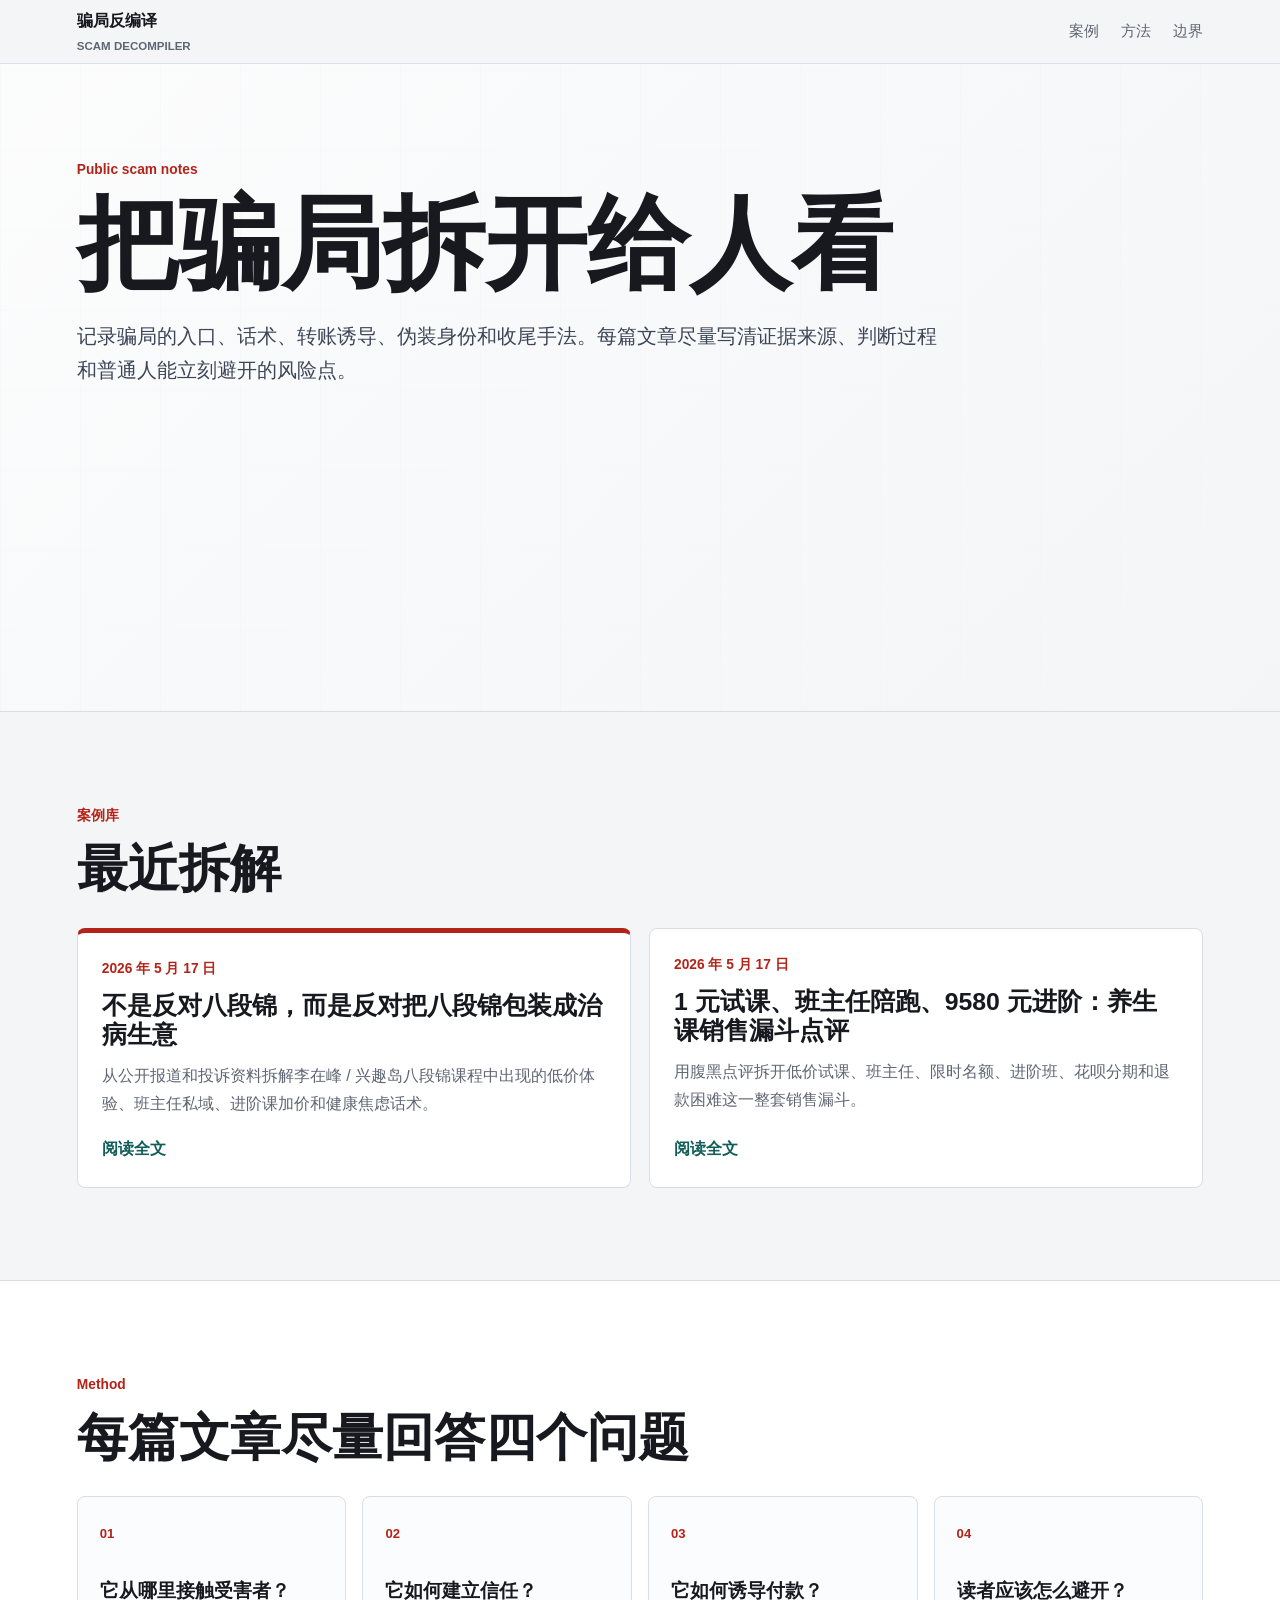
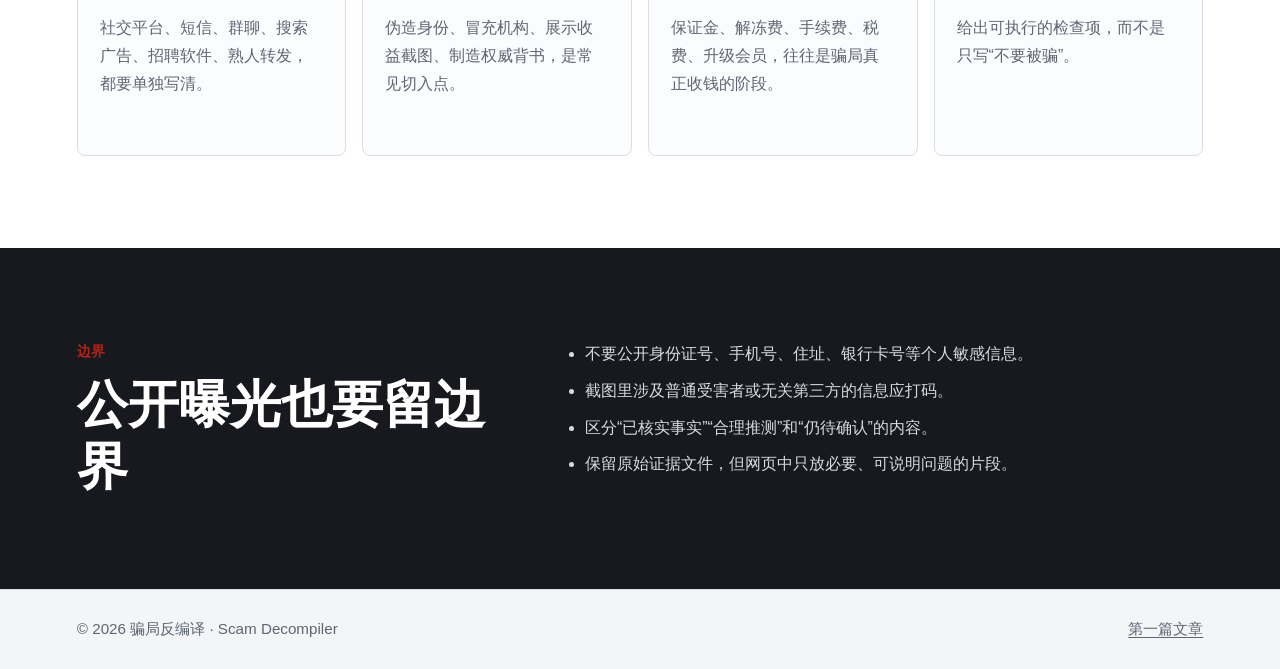
<file: index.html>
<!doctype html>
<html lang="zh-CN">
<head>
  <meta charset="utf-8">
  <meta name="viewport" content="width=device-width, initial-scale=1">
  <title>骗局反编译 · Scam Decompiler</title>
  <meta name="description" content="拆解骗局话术、资金路径和诱导流程，给中文读者留下可核查的防骗记录。">
  <link rel="canonical" href="https://scam-decompiler.github.io/">

  <meta property="og:type" content="website">
  <meta property="og:locale" content="zh_CN">
  <meta property="og:site_name" content="骗局反编译">
  <meta property="og:title" content="骗局反编译 · Scam Decompiler">
  <meta property="og:description" content="拆解骗局话术、资金路径和诱导流程，给中文读者留下可核查的防骗记录。">
  <meta property="og:url" content="https://scam-decompiler.github.io/">
  <meta property="og:image" content="https://scam-decompiler.github.io/assets/share-cover.png">
  <meta property="og:image:width" content="1200">
  <meta property="og:image:height" content="630">
  <meta property="og:image:alt" content="骗局反编译封面图，展示证据线索、风险标记和骗局流程拆解">

  <link rel="stylesheet" href="styles.css">
</head>
<body>
  <header class="site-header">
    <a class="brand" href="index.html" aria-label="骗局反编译首页">
      <span>骗局反编译</span>
      <small>Scam Decompiler</small>
    </a>
    <nav class="nav" aria-label="主导航">
      <a href="#cases">案例</a>
      <a href="#method">方法</a>
      <a href="#notice">边界</a>
    </nav>
  </header>

  <main>
    <section class="hero">
      <div class="hero-copy">
        <p class="eyebrow">Public scam notes</p>
        <h1>把骗局拆开给人看</h1>
        <p class="lead">记录骗局的入口、话术、转账诱导、伪装身份和收尾手法。每篇文章尽量写清证据来源、判断过程和普通人能立刻避开的风险点。</p>
      </div>
    </section>

    <section class="section cases" id="cases">
      <div class="section-head">
        <p class="eyebrow">案例库</p>
        <h2>最近拆解</h2>
      </div>

      <div class="article-list">
        <article class="article-card featured">
          <div>
            <p class="meta">2026 年 5 月 17 日</p>
            <h3><a href="articles/li-zaifeng-baduanjin.html">不是反对八段锦，而是反对把八段锦包装成治病生意</a></h3>
            <p>从公开报道和投诉资料拆解李在峰 / 兴趣岛八段锦课程中出现的低价体验、班主任私域、进阶课加价和健康焦虑话术。</p>
          </div>
          <a class="read-link" href="articles/li-zaifeng-baduanjin.html" aria-label="阅读全文：不是反对八段锦，而是反对把八段锦包装成治病生意">阅读全文</a>
        </article>

        <article class="article-card">
          <div>
            <p class="meta">2026 年 5 月 17 日</p>
            <h3><a href="articles/sales-funnel-commentary.html">1 元试课、班主任陪跑、9580 元进阶：养生课销售漏斗点评</a></h3>
            <p>用腹黑点评拆开低价试课、班主任、限时名额、进阶班、花呗分期和退款困难这一整套销售漏斗。</p>
          </div>
          <a class="read-link" href="articles/sales-funnel-commentary.html" aria-label="阅读全文：1 元试课、班主任陪跑、9580 元进阶：养生课销售漏斗点评">阅读全文</a>
        </article>
      </div>
    </section>

    <section class="section method" id="method">
      <div class="section-head">
        <p class="eyebrow">Method</p>
        <h2>每篇文章尽量回答四个问题</h2>
      </div>
      <div class="method-grid">
        <article>
          <span>01</span>
          <h3>它从哪里接触受害者？</h3>
          <p>社交平台、短信、群聊、搜索广告、招聘软件、熟人转发，都要单独写清。</p>
        </article>
        <article>
          <span>02</span>
          <h3>它如何建立信任？</h3>
          <p>伪造身份、冒充机构、展示收益截图、制造权威背书，是常见切入点。</p>
        </article>
        <article>
          <span>03</span>
          <h3>它如何诱导付款？</h3>
          <p>保证金、解冻费、手续费、税费、升级会员，往往是骗局真正收钱的阶段。</p>
        </article>
        <article>
          <span>04</span>
          <h3>读者应该怎么避开？</h3>
          <p>给出可执行的检查项，而不是只写“不要被骗”。</p>
        </article>
      </div>
    </section>

    <section class="section notice" id="notice">
      <div class="notice-panel">
        <div>
          <p class="eyebrow">边界</p>
          <h2>公开曝光也要留边界</h2>
        </div>
        <ul>
          <li>不要公开身份证号、手机号、住址、银行卡号等个人敏感信息。</li>
          <li>截图里涉及普通受害者或无关第三方的信息应打码。</li>
          <li>区分“已核实事实”“合理推测”和“仍待确认”的内容。</li>
          <li>保留原始证据文件，但网页中只放必要、可说明问题的片段。</li>
        </ul>
      </div>
    </section>
  </main>

  <footer class="site-footer">
    <p>© 2026 骗局反编译 · Scam Decompiler</p>
    <a href="articles/li-zaifeng-baduanjin.html">第一篇文章</a>
  </footer>
</body>
</html>
</file>
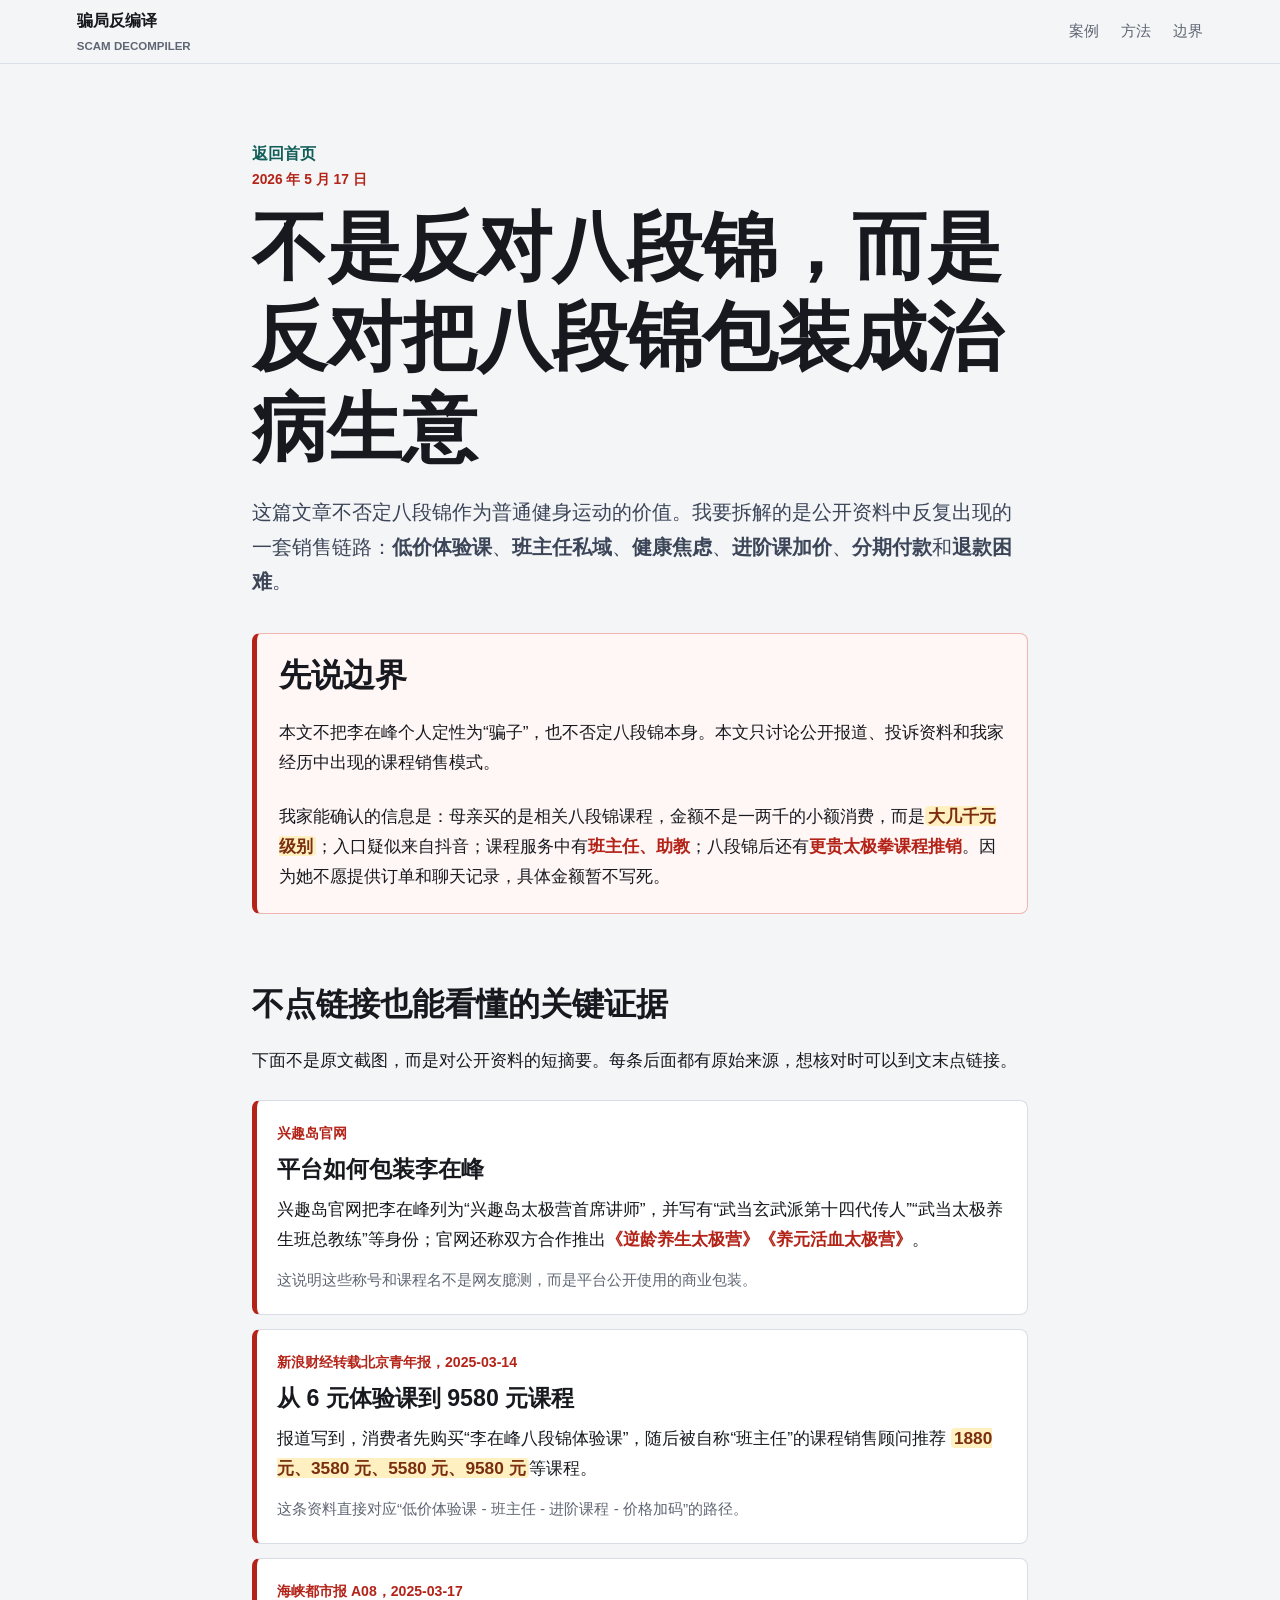
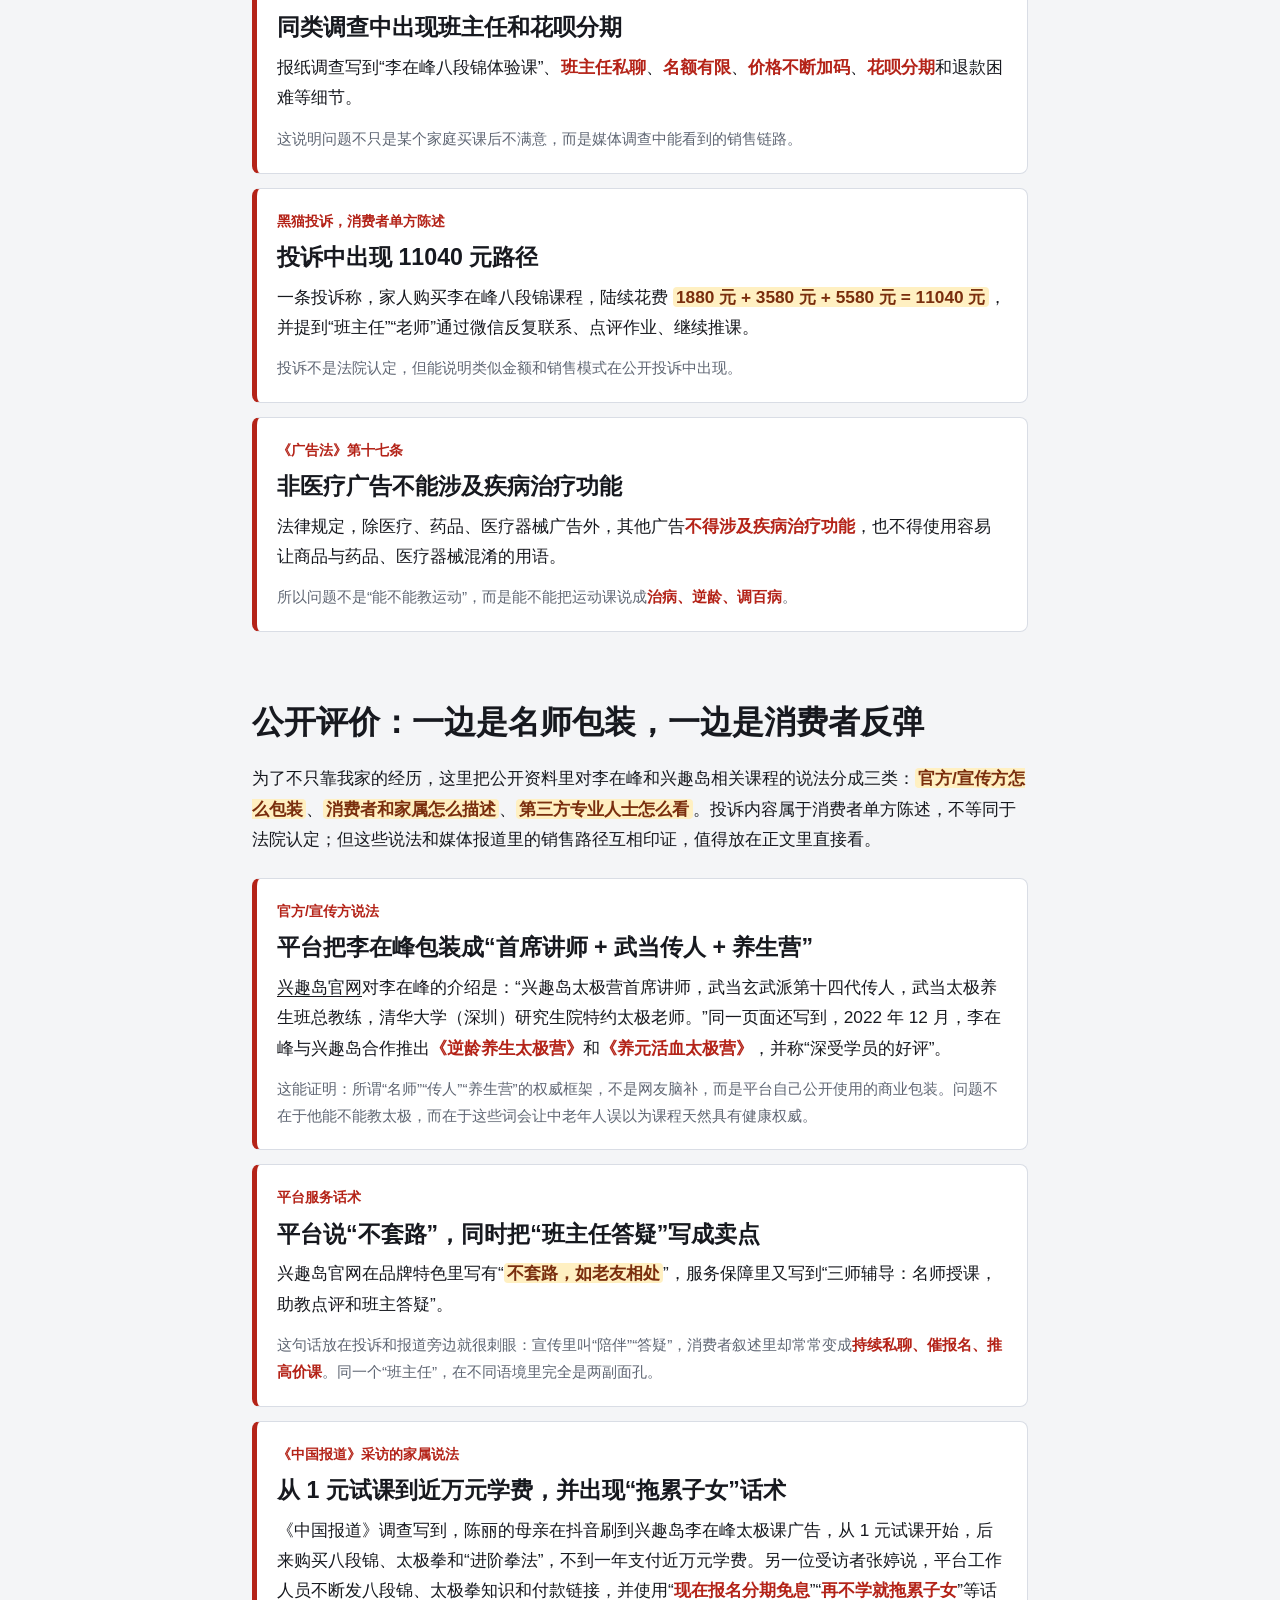
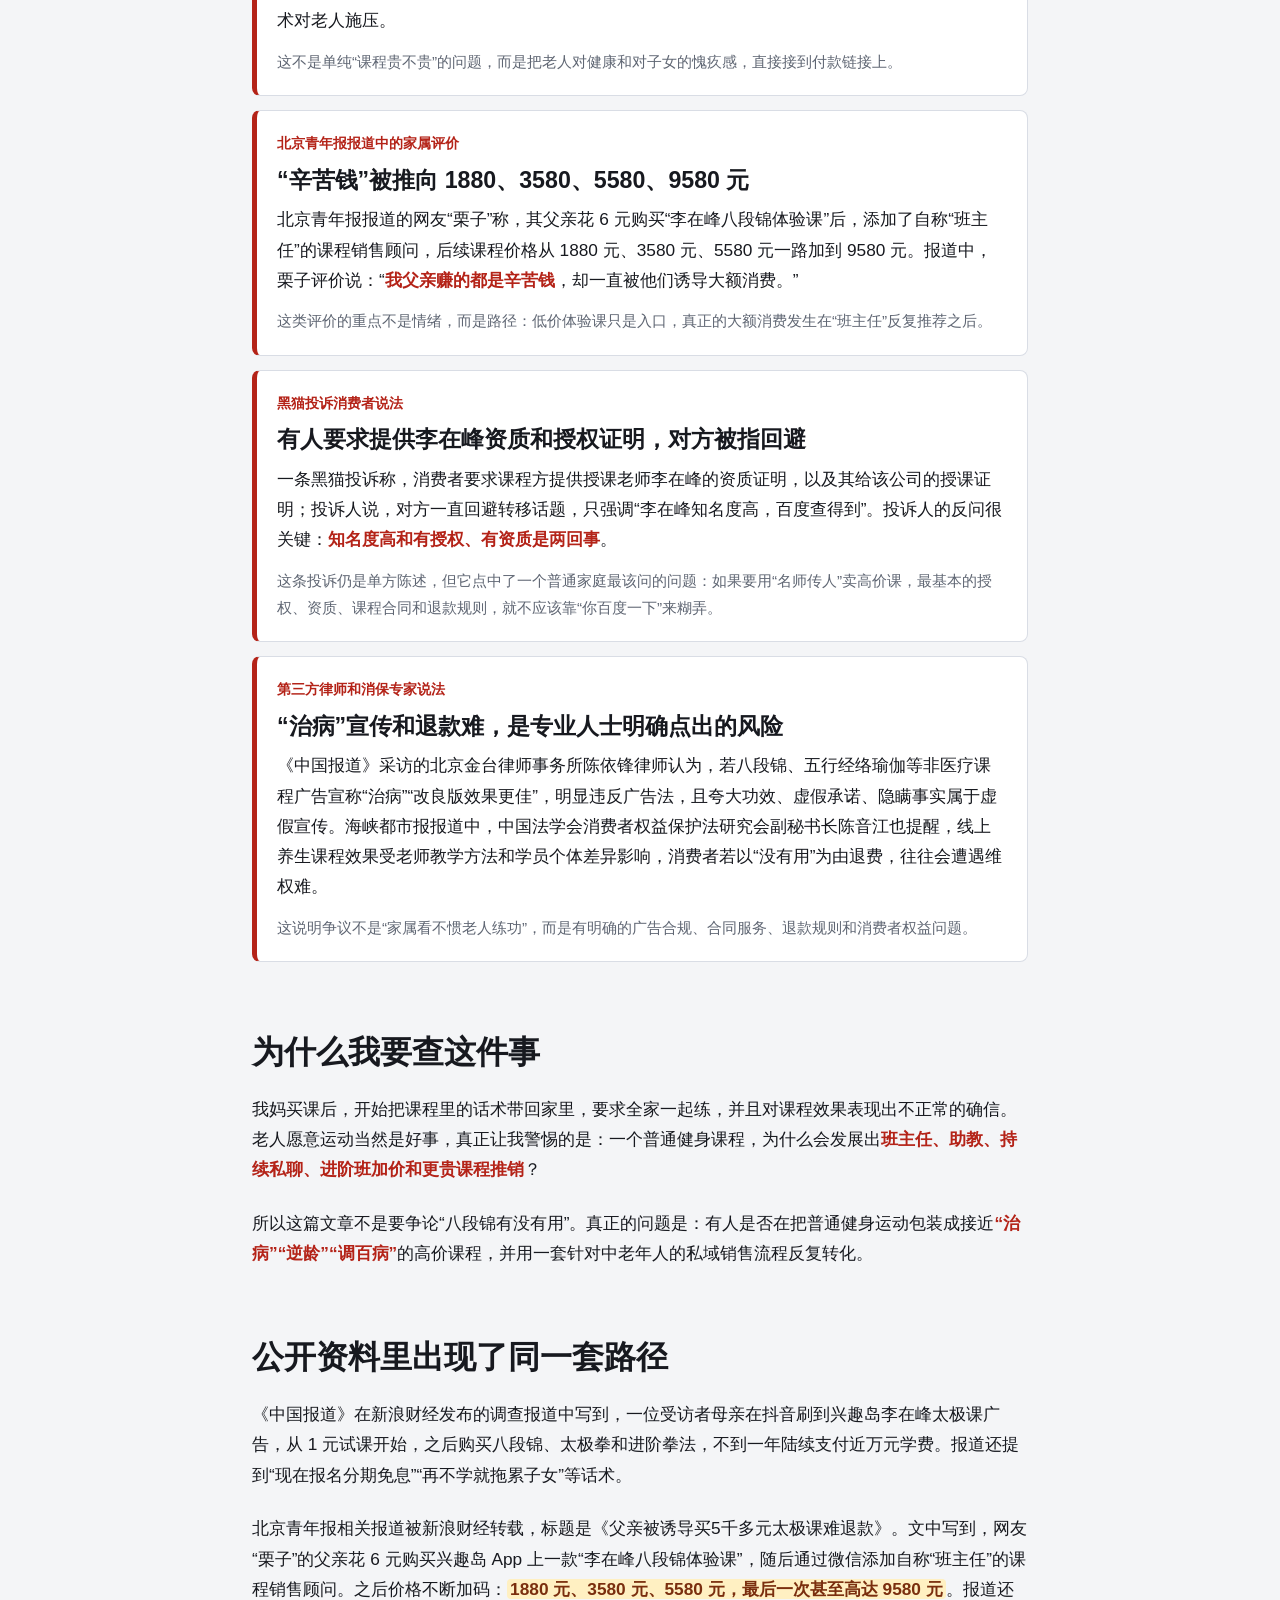
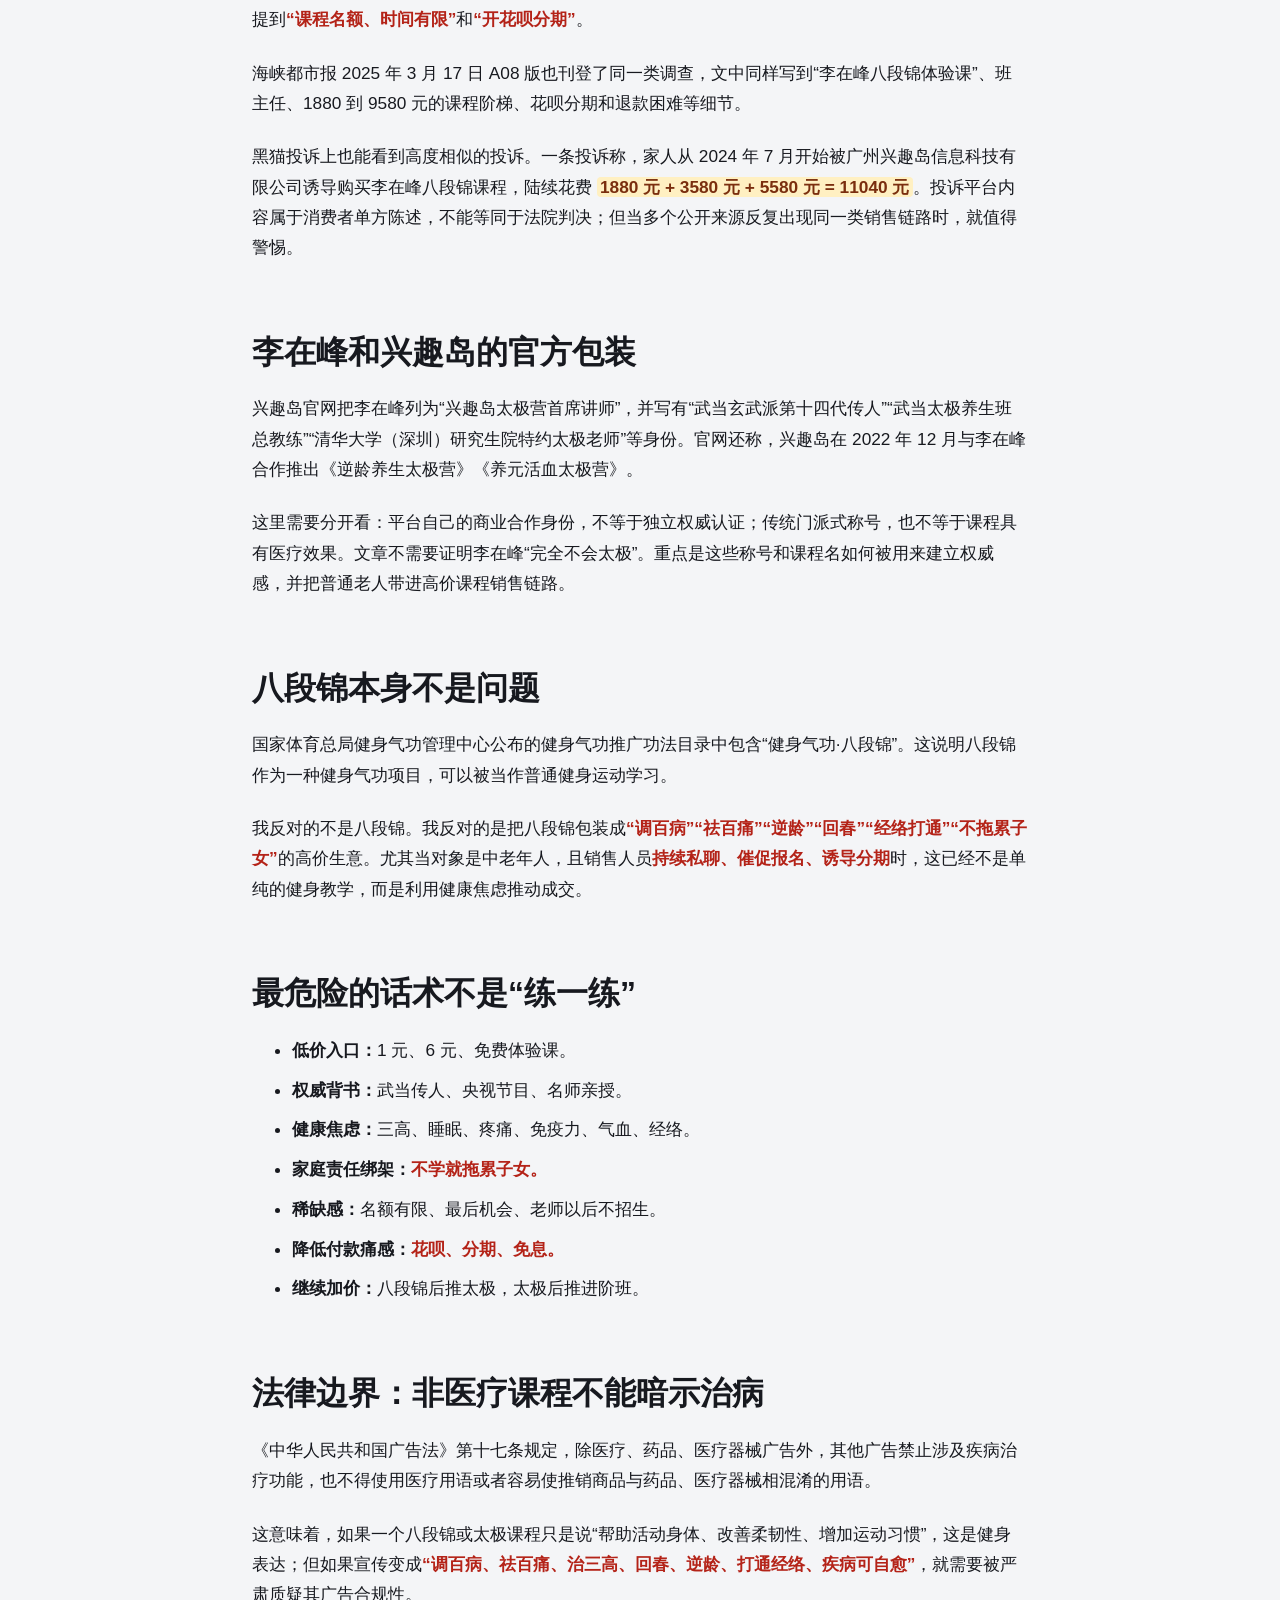
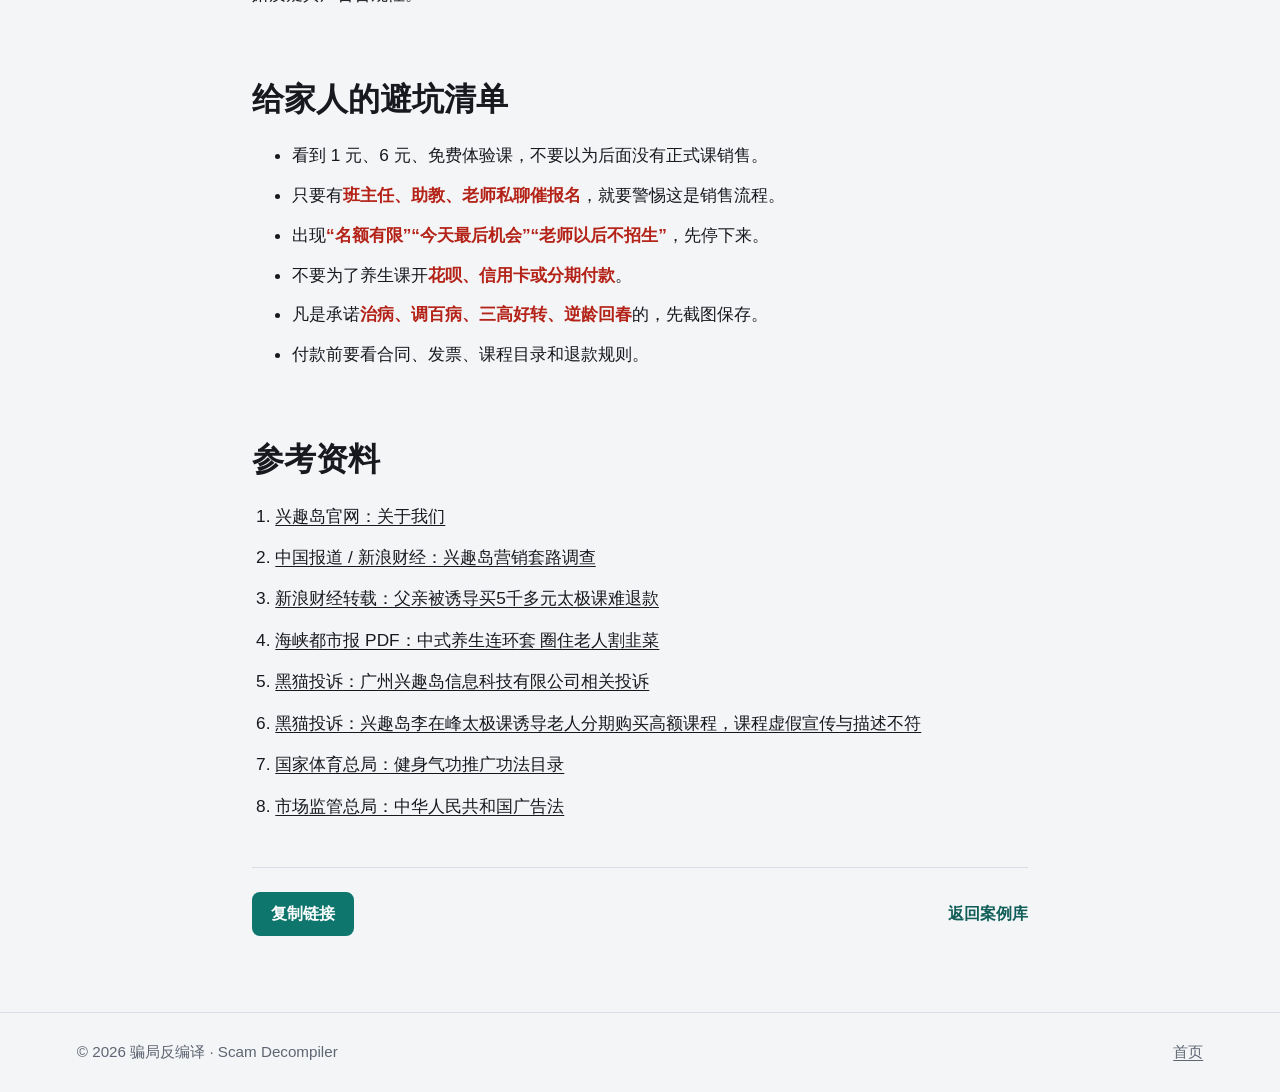
<file: articles/first-note.html>
<!doctype html>
<html lang="zh-CN">
<head>
  <meta charset="utf-8">
  <meta http-equiv="refresh" content="0; url=li-zaifeng-baduanjin.html">
  <meta name="robots" content="noindex">
  <title>跳转到第一篇文章 · 骗局反编译</title>
</head>
<body>
  <p><a href="li-zaifeng-baduanjin.html">跳转到第一篇文章</a></p>
</body>
</html>
</file>
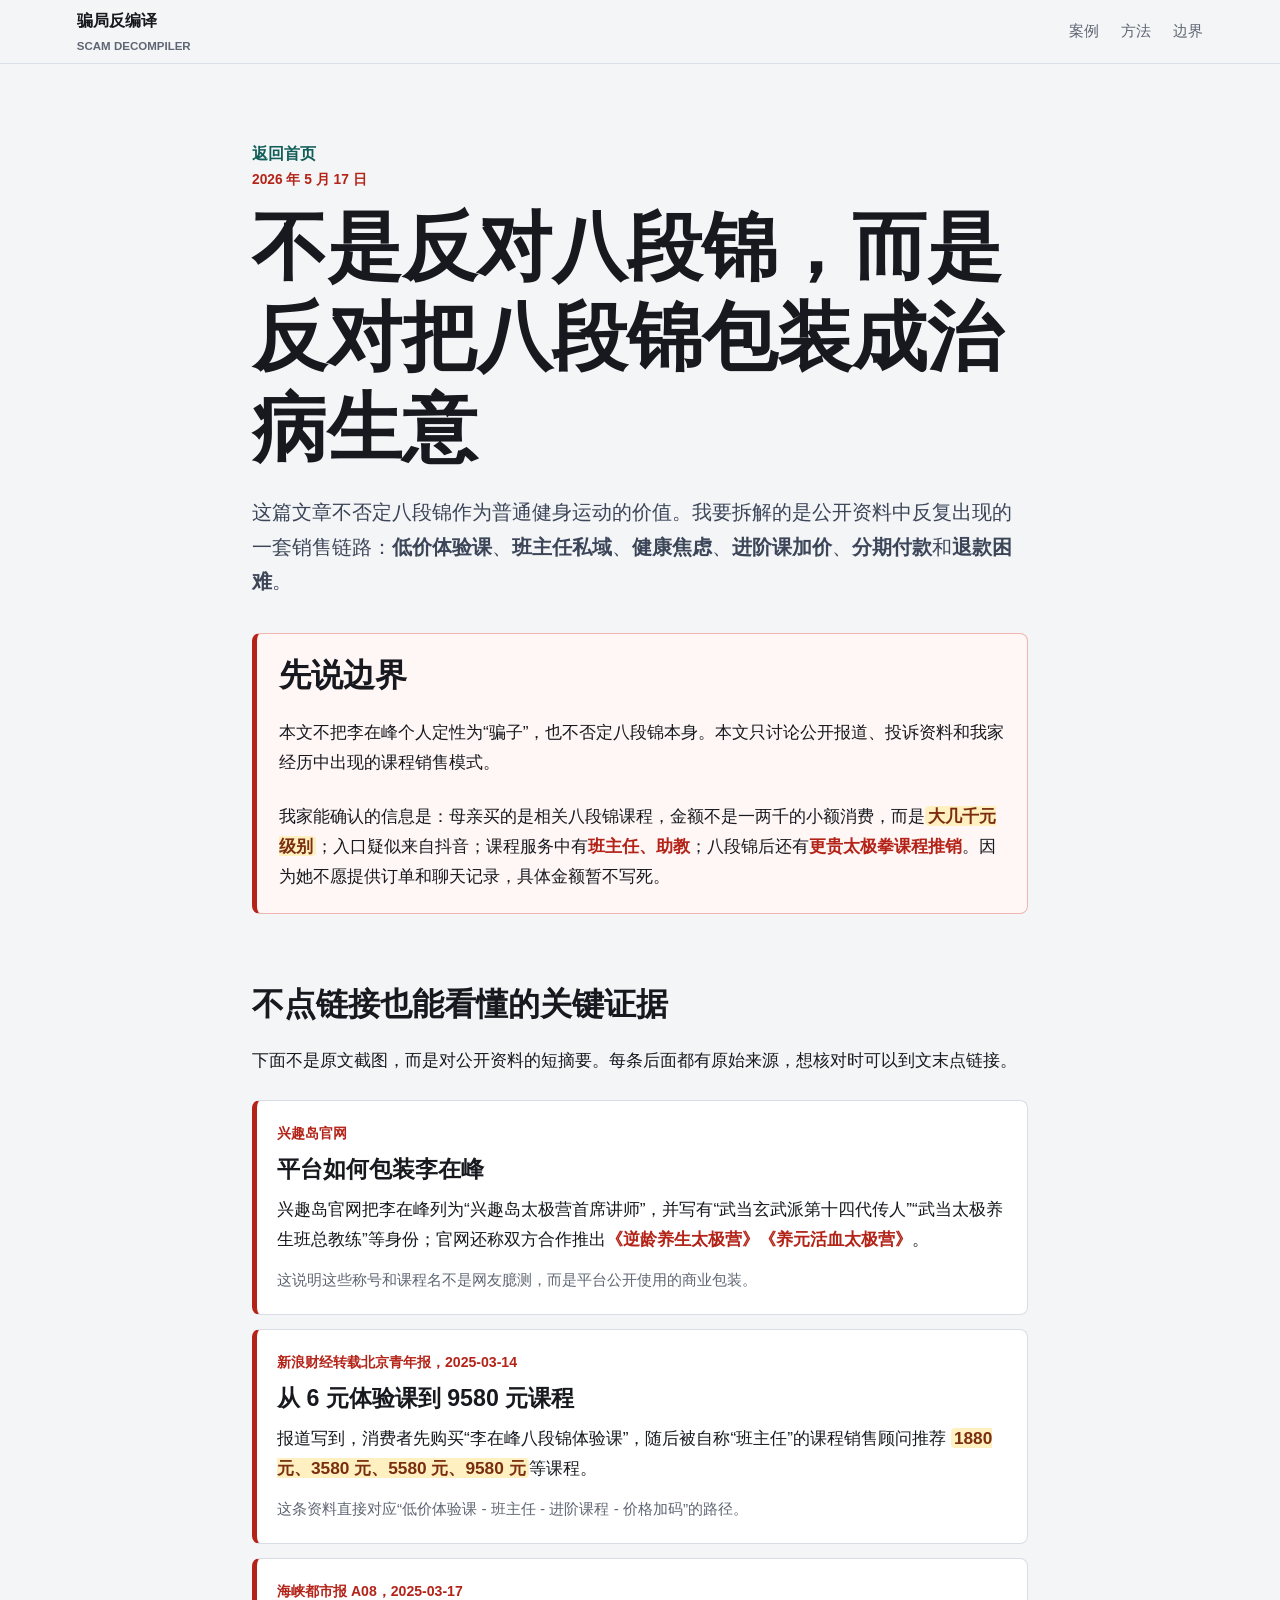
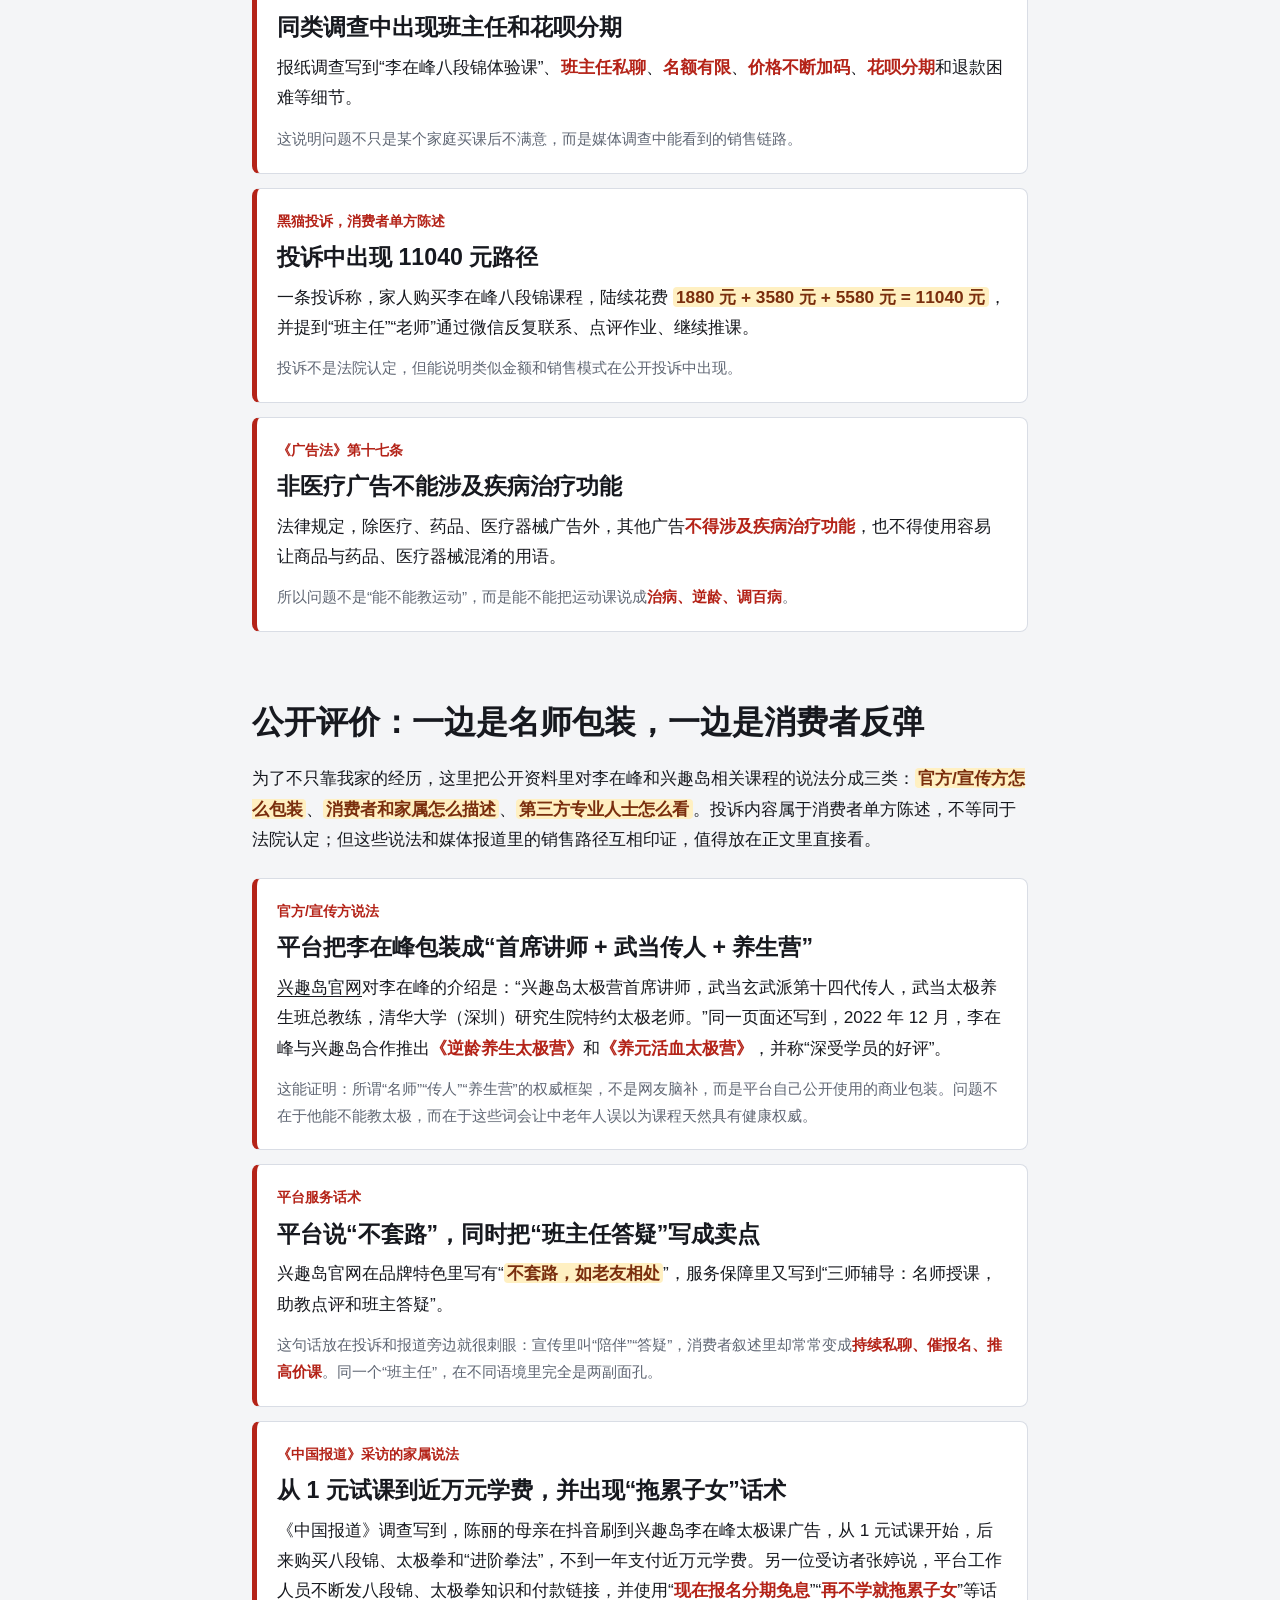
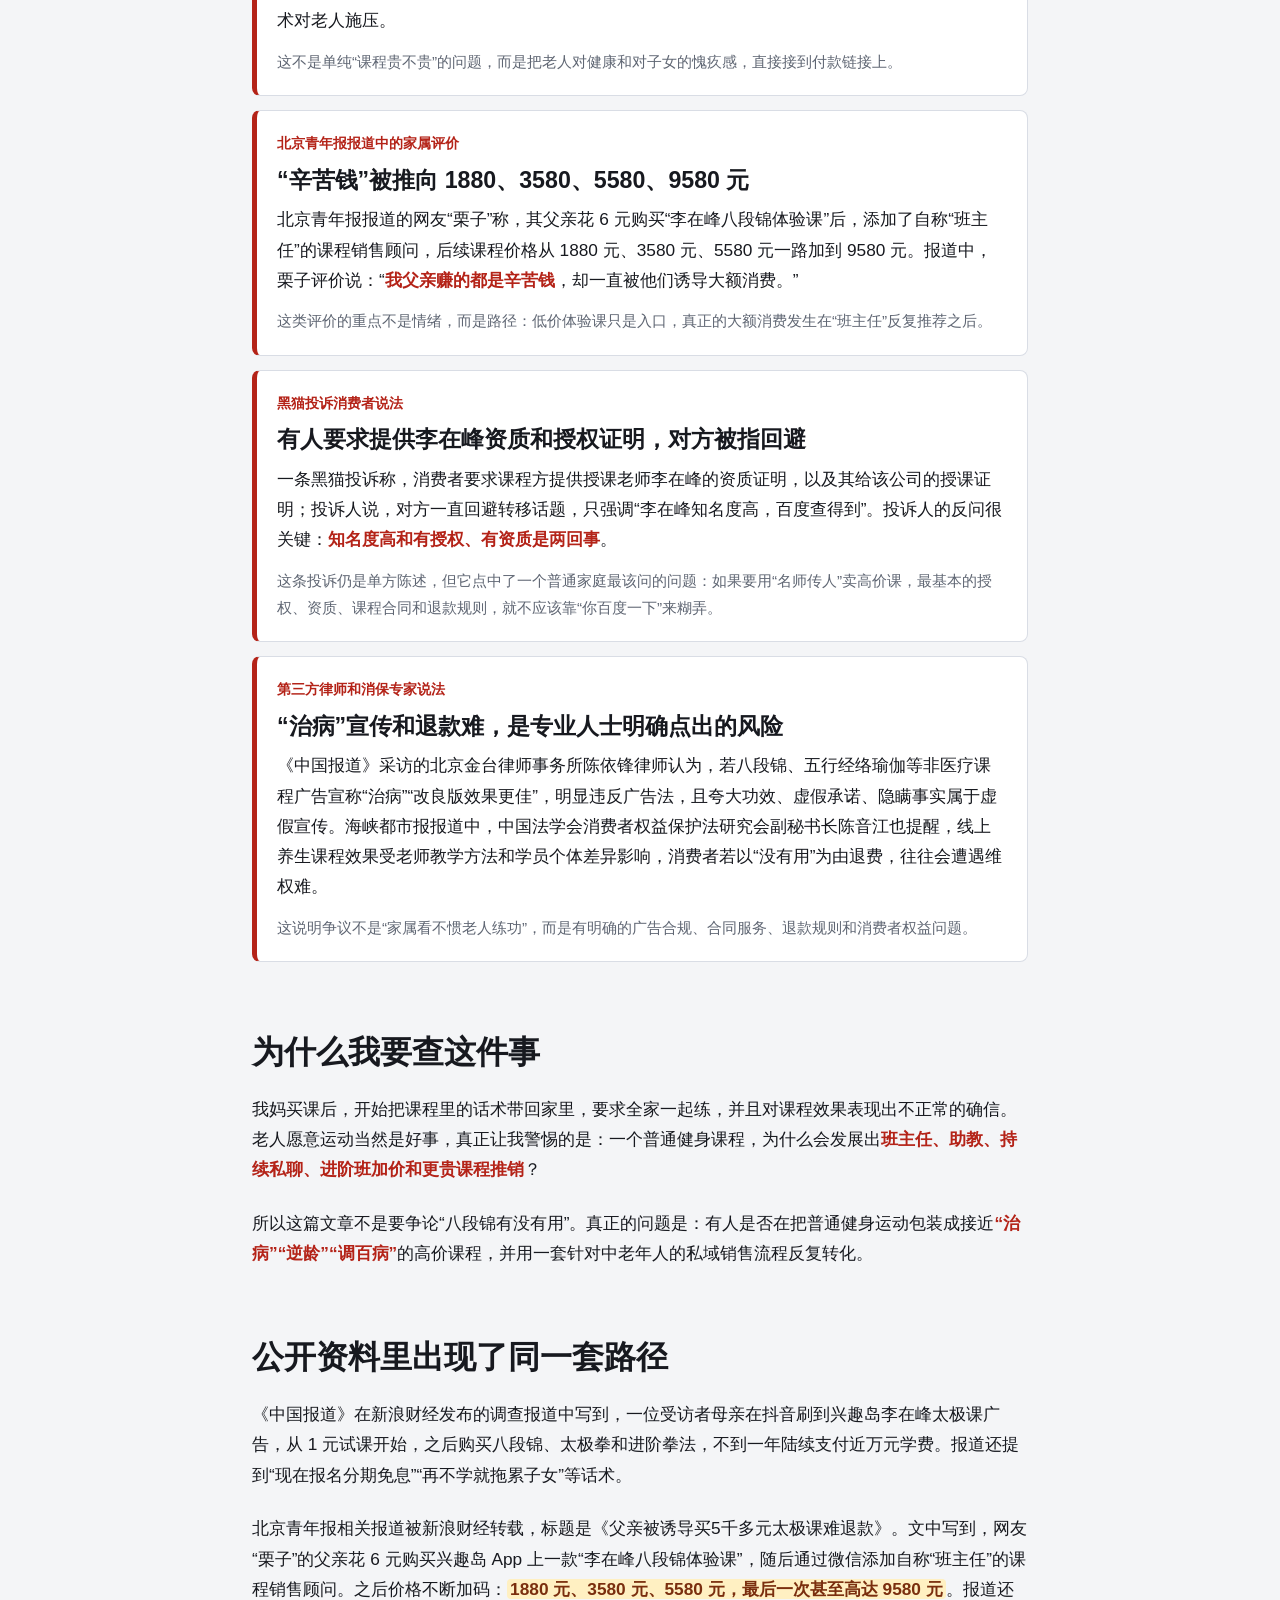
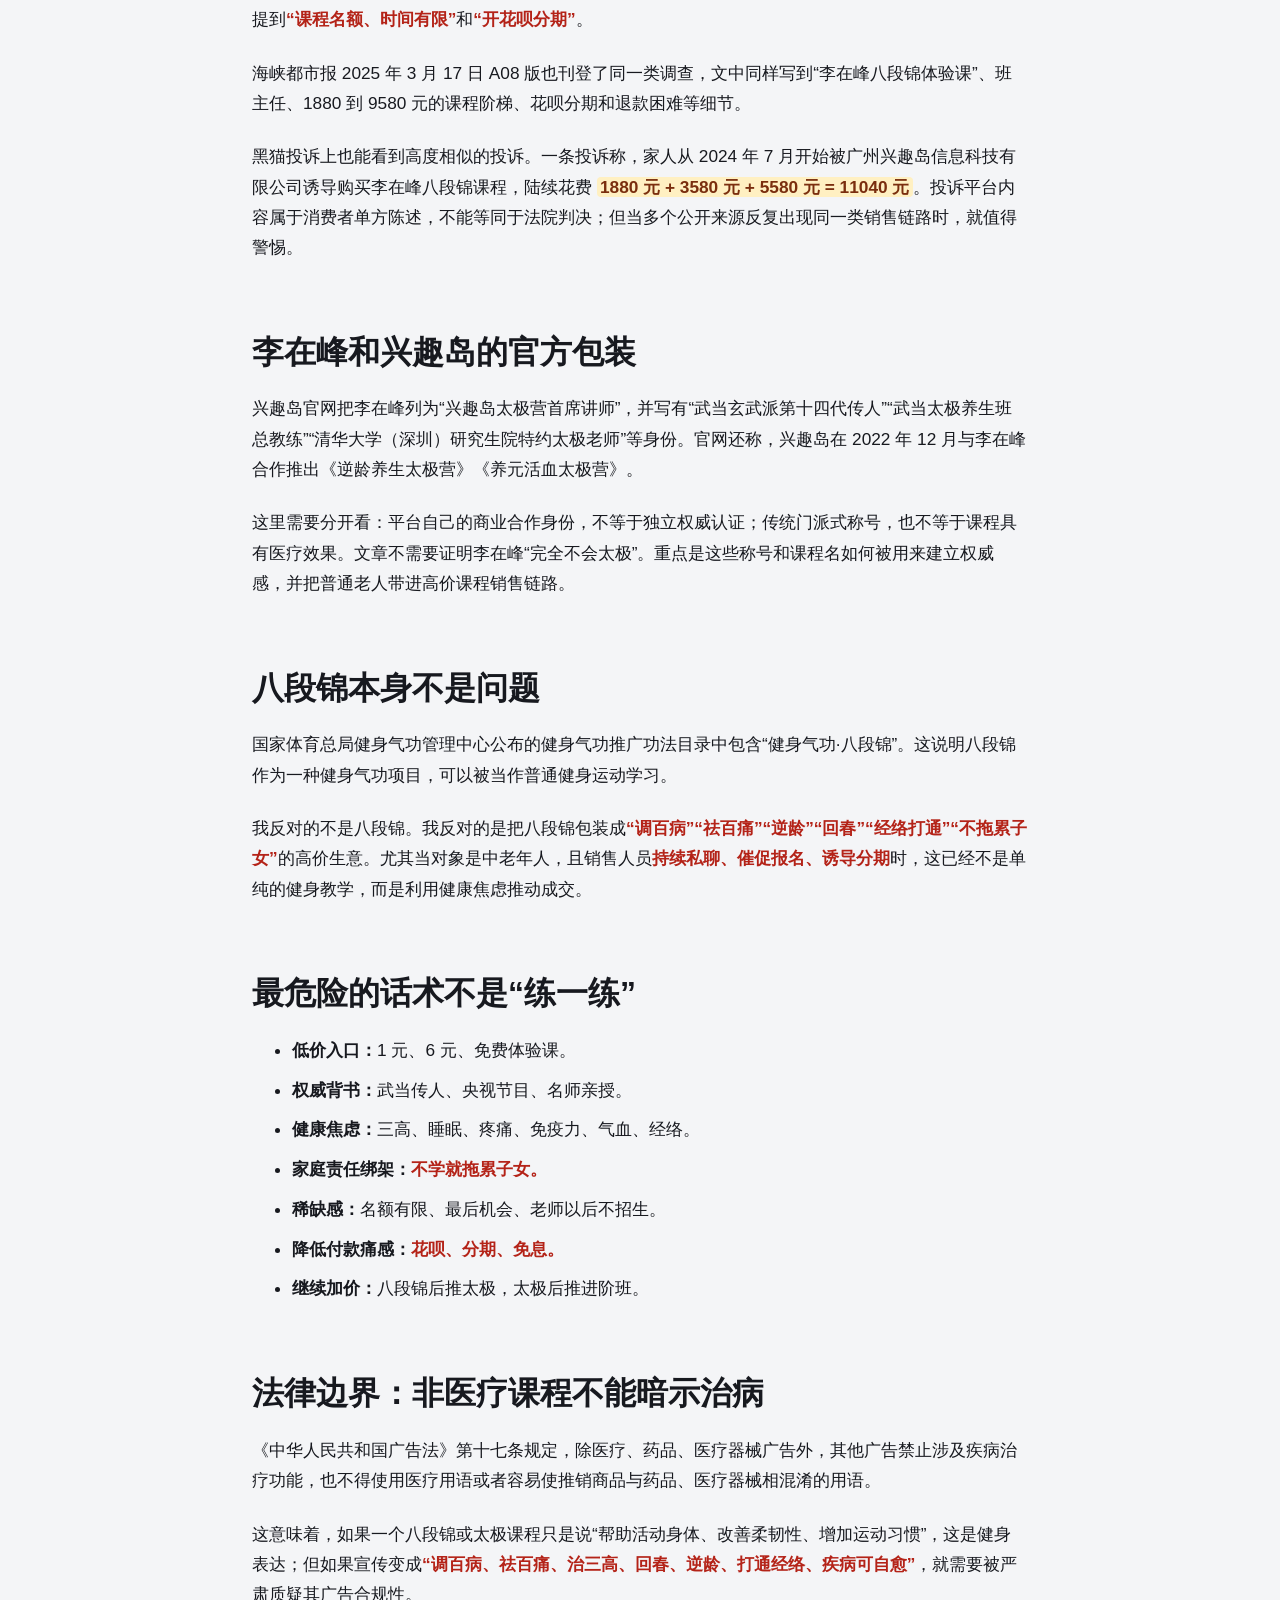
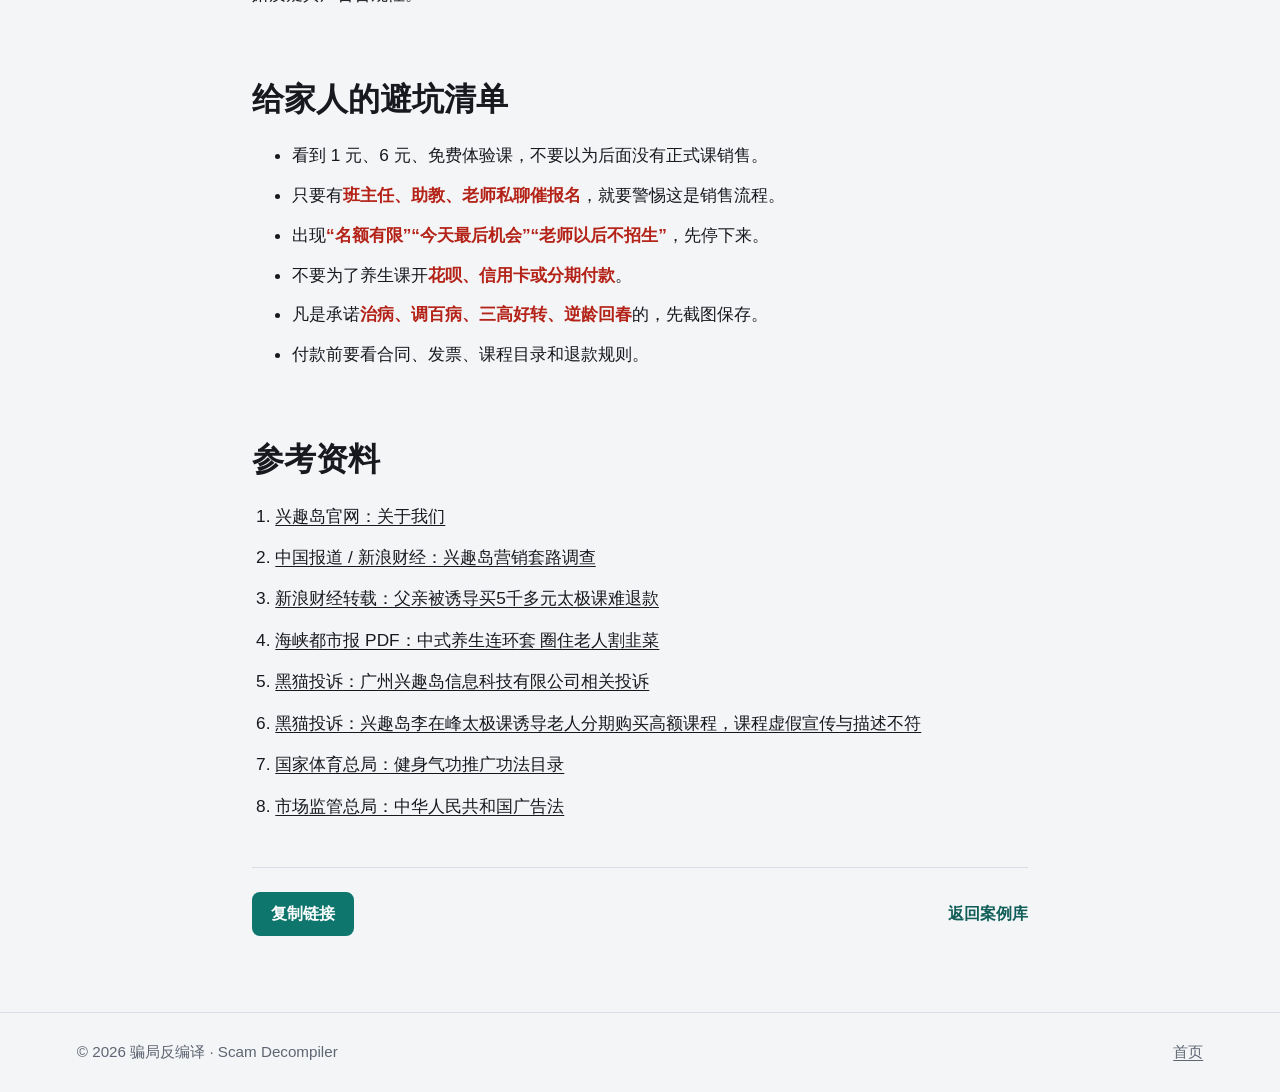
<file: articles/li-zaifeng-baduanjin.html>
<!doctype html>
<html lang="zh-CN">
<head>
  <meta charset="utf-8">
  <meta name="viewport" content="width=device-width, initial-scale=1">
  <title>不是反对八段锦，而是反对把八段锦包装成治病生意 · 骗局反编译</title>
  <meta name="description" content="拆解李在峰 / 兴趣岛八段锦和太极课公开资料中出现的低价体验、班主任私域、进阶课加价、健康焦虑和退款困难模式。">
  <link rel="canonical" href="https://scam-decompiler.github.io/articles/li-zaifeng-baduanjin.html">

  <meta property="og:type" content="article">
  <meta property="og:locale" content="zh_CN">
  <meta property="og:site_name" content="骗局反编译">
  <meta property="og:title" content="不是反对八段锦，而是反对把八段锦包装成治病生意">
  <meta property="og:description" content="从公开报道和投诉资料看低价体验课、班主任、进阶课加价、花呗分期和健康焦虑话术。">
  <meta property="og:url" content="https://scam-decompiler.github.io/articles/li-zaifeng-baduanjin.html">
  <meta property="og:image" content="https://scam-decompiler.github.io/assets/share-cover.png">
  <meta property="og:image:width" content="1200">
  <meta property="og:image:height" content="630">
  <meta property="og:image:alt" content="骗局反编译封面图，展示证据线索、风险标记和骗局流程拆解">
  <meta property="article:published_time" content="2026-05-17T09:00:00+01:00">
  <meta property="article:author" content="Scam Decompiler">

  <link rel="stylesheet" href="../styles.css">
</head>
<body>
  <header class="site-header">
    <a class="brand" href="../index.html" aria-label="骗局反编译首页">
      <span>骗局反编译</span>
      <small>Scam Decompiler</small>
    </a>
    <nav class="nav" aria-label="主导航">
      <a href="../index.html#cases">案例</a>
      <a href="../index.html#method">方法</a>
      <a href="../index.html#notice">边界</a>
    </nav>
  </header>

  <main>
    <article class="post">
      <header class="post-header">
        <a class="back-link" href="../index.html">返回首页</a>
        <p class="meta">2026 年 5 月 17 日</p>
        <h1>不是反对八段锦，而是反对把八段锦包装成治病生意</h1>
        <p class="post-summary">这篇文章不否定八段锦作为普通健身运动的价值。我要拆解的是公开资料中反复出现的一套销售链路：<strong>低价体验课</strong>、<strong>班主任私域</strong>、<strong>健康焦虑</strong>、<strong>进阶课加价</strong>、<strong>分期付款</strong>和<strong>退款困难</strong>。</p>
      </header>

      <div class="post-body">
        <aside class="risk-box">
          <h2>先说边界</h2>
          <p>本文不把李在峰个人定性为“骗子”，也不否定八段锦本身。本文只讨论公开报道、投诉资料和我家经历中出现的课程销售模式。</p>
          <p>我家能确认的信息是：母亲买的是相关八段锦课程，金额不是一两千的小额消费，而是<span class="mark">大几千元级别</span>；入口疑似来自抖音；课程服务中有<span class="danger">班主任、助教</span>；八段锦后还有<span class="danger">更贵太极拳课程推销</span>。因为她不愿提供订单和聊天记录，具体金额暂不写死。</p>
        </aside>

        <h2>不点链接也能看懂的关键证据</h2>
        <p>下面不是原文截图，而是对公开资料的短摘要。每条后面都有原始来源，想核对时可以到文末点链接。</p>

        <div class="evidence-list">
          <article>
            <p class="evidence-source">兴趣岛官网</p>
            <h3>平台如何包装李在峰</h3>
            <p>兴趣岛官网把李在峰列为“兴趣岛太极营首席讲师”，并写有“武当玄武派第十四代传人”“武当太极养生班总教练”等身份；官网还称双方合作推出<span class="danger">《逆龄养生太极营》</span><span class="danger">《养元活血太极营》</span>。</p>
            <p class="evidence-note">这说明这些称号和课程名不是网友臆测，而是平台公开使用的商业包装。</p>
          </article>

          <article>
            <p class="evidence-source">新浪财经转载北京青年报，2025-03-14</p>
            <h3>从 6 元体验课到 9580 元课程</h3>
            <p>报道写到，消费者先购买“李在峰八段锦体验课”，随后被自称“班主任”的课程销售顾问推荐 <span class="mark">1880 元、3580 元、5580 元、9580 元</span>等课程。</p>
            <p class="evidence-note">这条资料直接对应“低价体验课 - 班主任 - 进阶课程 - 价格加码”的路径。</p>
          </article>

          <article>
            <p class="evidence-source">海峡都市报 A08，2025-03-17</p>
            <h3>同类调查中出现班主任和花呗分期</h3>
            <p>报纸调查写到“李在峰八段锦体验课”、<span class="danger">班主任私聊</span>、<span class="danger">名额有限</span>、<span class="danger">价格不断加码</span>、<span class="danger">花呗分期</span>和退款困难等细节。</p>
            <p class="evidence-note">这说明问题不只是某个家庭买课后不满意，而是媒体调查中能看到的销售链路。</p>
          </article>

          <article>
            <p class="evidence-source">黑猫投诉，消费者单方陈述</p>
            <h3>投诉中出现 11040 元路径</h3>
            <p>一条投诉称，家人购买李在峰八段锦课程，陆续花费 <span class="mark">1880 元 + 3580 元 + 5580 元 = 11040 元</span>，并提到“班主任”“老师”通过微信反复联系、点评作业、继续推课。</p>
            <p class="evidence-note">投诉不是法院认定，但能说明类似金额和销售模式在公开投诉中出现。</p>
          </article>

          <article>
            <p class="evidence-source">《广告法》第十七条</p>
            <h3>非医疗广告不能涉及疾病治疗功能</h3>
            <p>法律规定，除医疗、药品、医疗器械广告外，其他广告<span class="danger">不得涉及疾病治疗功能</span>，也不得使用容易让商品与药品、医疗器械混淆的用语。</p>
            <p class="evidence-note">所以问题不是“能不能教运动”，而是能不能把运动课说成<span class="danger">治病、逆龄、调百病</span>。</p>
          </article>
        </div>

        <h2>公开评价：一边是名师包装，一边是消费者反弹</h2>
        <p>为了不只靠我家的经历，这里把公开资料里对李在峰和兴趣岛相关课程的说法分成三类：<span class="mark">官方/宣传方怎么包装</span>、<span class="mark">消费者和家属怎么描述</span>、<span class="mark">第三方专业人士怎么看</span>。投诉内容属于消费者单方陈述，不等同于法院认定；但这些说法和媒体报道里的销售路径互相印证，值得放在正文里直接看。</p>

        <div class="evidence-list">
          <article>
            <p class="evidence-source">官方/宣传方说法</p>
            <h3>平台把李在峰包装成“首席讲师 + 武当传人 + 养生营”</h3>
            <p><a href="https://www.xingqudao.cn/about" target="_blank" rel="noopener">兴趣岛官网</a>对李在峰的介绍是：“兴趣岛太极营首席讲师，武当玄武派第十四代传人，武当太极养生班总教练，清华大学（深圳）研究生院特约太极老师。”同一页面还写到，2022 年 12 月，李在峰与兴趣岛合作推出<span class="danger">《逆龄养生太极营》</span>和<span class="danger">《养元活血太极营》</span>，并称“深受学员的好评”。</p>
            <p class="evidence-note">这能证明：所谓“名师”“传人”“养生营”的权威框架，不是网友脑补，而是平台自己公开使用的商业包装。问题不在于他能不能教太极，而在于这些词会让中老年人误以为课程天然具有健康权威。</p>
          </article>

          <article>
            <p class="evidence-source">平台服务话术</p>
            <h3>平台说“不套路”，同时把“班主任答疑”写成卖点</h3>
            <p>兴趣岛官网在品牌特色里写有“<span class="mark">不套路，如老友相处</span>”，服务保障里又写到“三师辅导：名师授课，助教点评和班主答疑”。</p>
            <p class="evidence-note">这句话放在投诉和报道旁边就很刺眼：宣传里叫“陪伴”“答疑”，消费者叙述里却常常变成<span class="danger">持续私聊、催报名、推高价课</span>。同一个“班主任”，在不同语境里完全是两副面孔。</p>
          </article>

          <article>
            <p class="evidence-source">《中国报道》采访的家属说法</p>
            <h3>从 1 元试课到近万元学费，并出现“拖累子女”话术</h3>
            <p>《中国报道》调查写到，陈丽的母亲在抖音刷到兴趣岛李在峰太极课广告，从 1 元试课开始，后来购买八段锦、太极拳和“进阶拳法”，不到一年支付近万元学费。另一位受访者张婷说，平台工作人员不断发八段锦、太极拳知识和付款链接，并使用“<span class="danger">现在报名分期免息</span>”“<span class="danger">再不学就拖累子女</span>”等话术对老人施压。</p>
            <p class="evidence-note">这不是单纯“课程贵不贵”的问题，而是把老人对健康和对子女的愧疚感，直接接到付款链接上。</p>
          </article>

          <article>
            <p class="evidence-source">北京青年报报道中的家属评价</p>
            <h3>“辛苦钱”被推向 1880、3580、5580、9580 元</h3>
            <p>北京青年报报道的网友“栗子”称，其父亲花 6 元购买“李在峰八段锦体验课”后，添加了自称“班主任”的课程销售顾问，后续课程价格从 1880 元、3580 元、5580 元一路加到 9580 元。报道中，栗子评价说：“<span class="danger">我父亲赚的都是辛苦钱</span>，却一直被他们诱导大额消费。”</p>
            <p class="evidence-note">这类评价的重点不是情绪，而是路径：低价体验课只是入口，真正的大额消费发生在“班主任”反复推荐之后。</p>
          </article>

          <article>
            <p class="evidence-source">黑猫投诉消费者说法</p>
            <h3>有人要求提供李在峰资质和授权证明，对方被指回避</h3>
            <p>一条黑猫投诉称，消费者要求课程方提供授课老师李在峰的资质证明，以及其给该公司的授课证明；投诉人说，对方一直回避转移话题，只强调“李在峰知名度高，百度查得到”。投诉人的反问很关键：<span class="danger">知名度高和有授权、有资质是两回事</span>。</p>
            <p class="evidence-note">这条投诉仍是单方陈述，但它点中了一个普通家庭最该问的问题：如果要用“名师传人”卖高价课，最基本的授权、资质、课程合同和退款规则，就不应该靠“你百度一下”来糊弄。</p>
          </article>

          <article>
            <p class="evidence-source">第三方律师和消保专家说法</p>
            <h3>“治病”宣传和退款难，是专业人士明确点出的风险</h3>
            <p>《中国报道》采访的北京金台律师事务所陈依锋律师认为，若八段锦、五行经络瑜伽等非医疗课程广告宣称“治病”“改良版效果更佳”，明显违反广告法，且夸大功效、虚假承诺、隐瞒事实属于虚假宣传。海峡都市报报道中，中国法学会消费者权益保护法研究会副秘书长陈音江也提醒，线上养生课程效果受老师教学方法和学员个体差异影响，消费者若以“没有用”为由退费，往往会遭遇维权难。</p>
            <p class="evidence-note">这说明争议不是“家属看不惯老人练功”，而是有明确的广告合规、合同服务、退款规则和消费者权益问题。</p>
          </article>
        </div>

        <h2>为什么我要查这件事</h2>
        <p>我妈买课后，开始把课程里的话术带回家里，要求全家一起练，并且对课程效果表现出不正常的确信。老人愿意运动当然是好事，真正让我警惕的是：一个普通健身课程，为什么会发展出<span class="danger">班主任、助教、持续私聊、进阶班加价和更贵课程推销</span>？</p>

        <p>所以这篇文章不是要争论“八段锦有没有用”。真正的问题是：有人是否在把普通健身运动包装成接近<span class="danger">“治病”“逆龄”“调百病”</span>的高价课程，并用一套针对中老年人的私域销售流程反复转化。</p>

        <h2>公开资料里出现了同一套路径</h2>
        <p>《中国报道》在新浪财经发布的调查报道中写到，一位受访者母亲在抖音刷到兴趣岛李在峰太极课广告，从 1 元试课开始，之后购买八段锦、太极拳和进阶拳法，不到一年陆续支付近万元学费。报道还提到“现在报名分期免息”“再不学就拖累子女”等话术。</p>

        <p>北京青年报相关报道被新浪财经转载，标题是《父亲被诱导买5千多元太极课难退款》。文中写到，网友“栗子”的父亲花 6 元购买兴趣岛 App 上一款“李在峰八段锦体验课”，随后通过微信添加自称“班主任”的课程销售顾问。之后价格不断加码：<span class="mark">1880 元、3580 元、5580 元，最后一次甚至高达 9580 元</span>。报道还提到<span class="danger">“课程名额、时间有限”</span>和<span class="danger">“开花呗分期”</span>。</p>

        <p>海峡都市报 2025 年 3 月 17 日 A08 版也刊登了同一类调查，文中同样写到“李在峰八段锦体验课”、班主任、1880 到 9580 元的课程阶梯、花呗分期和退款困难等细节。</p>

        <p>黑猫投诉上也能看到高度相似的投诉。一条投诉称，家人从 2024 年 7 月开始被广州兴趣岛信息科技有限公司诱导购买李在峰八段锦课程，陆续花费 <span class="mark">1880 元 + 3580 元 + 5580 元 = 11040 元</span>。投诉平台内容属于消费者单方陈述，不能等同于法院判决；但当多个公开来源反复出现同一类销售链路时，就值得警惕。</p>

        <h2>李在峰和兴趣岛的官方包装</h2>
        <p>兴趣岛官网把李在峰列为“兴趣岛太极营首席讲师”，并写有“武当玄武派第十四代传人”“武当太极养生班总教练”“清华大学（深圳）研究生院特约太极老师”等身份。官网还称，兴趣岛在 2022 年 12 月与李在峰合作推出《逆龄养生太极营》《养元活血太极营》。</p>

        <p>这里需要分开看：平台自己的商业合作身份，不等于独立权威认证；传统门派式称号，也不等于课程具有医疗效果。文章不需要证明李在峰“完全不会太极”。重点是这些称号和课程名如何被用来建立权威感，并把普通老人带进高价课程销售链路。</p>

        <h2>八段锦本身不是问题</h2>
        <p>国家体育总局健身气功管理中心公布的健身气功推广功法目录中包含“健身气功·八段锦”。这说明八段锦作为一种健身气功项目，可以被当作普通健身运动学习。</p>

        <p>我反对的不是八段锦。我反对的是把八段锦包装成<span class="danger">“调百病”“祛百痛”“逆龄”“回春”“经络打通”“不拖累子女”</span>的高价生意。尤其当对象是中老年人，且销售人员<span class="danger">持续私聊、催促报名、诱导分期</span>时，这已经不是单纯的健身教学，而是利用健康焦虑推动成交。</p>

        <h2>最危险的话术不是“练一练”</h2>
        <ul>
          <li><strong>低价入口：</strong>1 元、6 元、免费体验课。</li>
          <li><strong>权威背书：</strong>武当传人、央视节目、名师亲授。</li>
          <li><strong>健康焦虑：</strong>三高、睡眠、疼痛、免疫力、气血、经络。</li>
          <li><strong>家庭责任绑架：</strong><span class="danger">不学就拖累子女。</span></li>
          <li><strong>稀缺感：</strong>名额有限、最后机会、老师以后不招生。</li>
          <li><strong>降低付款痛感：</strong><span class="danger">花呗、分期、免息。</span></li>
          <li><strong>继续加价：</strong>八段锦后推太极，太极后推进阶班。</li>
        </ul>

        <h2>法律边界：非医疗课程不能暗示治病</h2>
        <p>《中华人民共和国广告法》第十七条规定，除医疗、药品、医疗器械广告外，其他广告禁止涉及疾病治疗功能，也不得使用医疗用语或者容易使推销商品与药品、医疗器械相混淆的用语。</p>

        <p>这意味着，如果一个八段锦或太极课程只是说“帮助活动身体、改善柔韧性、增加运动习惯”，这是健身表达；但如果宣传变成<span class="danger">“调百病、祛百痛、治三高、回春、逆龄、打通经络、疾病可自愈”</span>，就需要被严肃质疑其广告合规性。</p>

        <h2>给家人的避坑清单</h2>
        <ul>
          <li>看到 1 元、6 元、免费体验课，不要以为后面没有正式课销售。</li>
          <li>只要有<span class="danger">班主任、助教、老师私聊催报名</span>，就要警惕这是销售流程。</li>
          <li>出现<span class="danger">“名额有限”“今天最后机会”“老师以后不招生”</span>，先停下来。</li>
          <li>不要为了养生课开<span class="danger">花呗、信用卡或分期付款</span>。</li>
          <li>凡是承诺<span class="danger">治病、调百病、三高好转、逆龄回春</span>的，先截图保存。</li>
          <li>付款前要看合同、发票、课程目录和退款规则。</li>
        </ul>

        <h2>参考资料</h2>
        <ol class="source-list">
          <li><a href="https://www.xingqudao.cn/about" target="_blank" rel="noopener">兴趣岛官网：关于我们</a></li>
          <li><a href="https://finance.sina.com.cn/chanjing/gsnews/2025-04-22/doc-inetzraw0890213.shtml" target="_blank" rel="noopener">中国报道 / 新浪财经：兴趣岛营销套路调查</a></li>
          <li><a href="https://finance.sina.com.cn/jjxw/2025-03-14/doc-inepqsvs4015266.shtml" target="_blank" rel="noopener">新浪财经转载：父亲被诱导买5千多元太极课难退款</a></li>
          <li><a href="https://hxdsb.fjdaily.com/pc/att/202503/17/68b7a41c-9c60-43f2-85d6-e7e9de621188.pdf" target="_blank" rel="noopener">海峡都市报 PDF：中式养生连环套 圈住老人割韭菜</a></li>
          <li><a href="https://tousu.sina.com.cn/grp_comp/view/G17377184439" target="_blank" rel="noopener">黑猫投诉：广州兴趣岛信息科技有限公司相关投诉</a></li>
          <li><a href="https://tousu.sina.com.cn/complaint/view/17374733390/" target="_blank" rel="noopener">黑猫投诉：兴趣岛李在峰太极课诱导老人分期购买高额课程，课程虚假宣传与描述不符</a></li>
          <li><a href="https://www.sport.gov.cn/n315/n20001395/c20007670/content.html" target="_blank" rel="noopener">国家体育总局：健身气功推广功法目录</a></li>
          <li><a href="https://www.samr.gov.cn/zw/zfxxgk/fdzdgknr/fgs/art/2023/art_5474cf75173c45d6a0379730fb4e8d97.html" target="_blank" rel="noopener">市场监管总局：中华人民共和国广告法</a></li>
        </ol>
      </div>

      <footer class="post-footer">
        <button class="copy-button" type="button" data-copy-link>复制链接</button>
        <a class="read-link" href="../index.html#cases">返回案例库</a>
      </footer>
    </article>
  </main>

  <footer class="site-footer">
    <p>© 2026 骗局反编译 · Scam Decompiler</p>
    <a href="../index.html">首页</a>
  </footer>

  <script src="../script.js"></script>
</body>
</html>
</file>
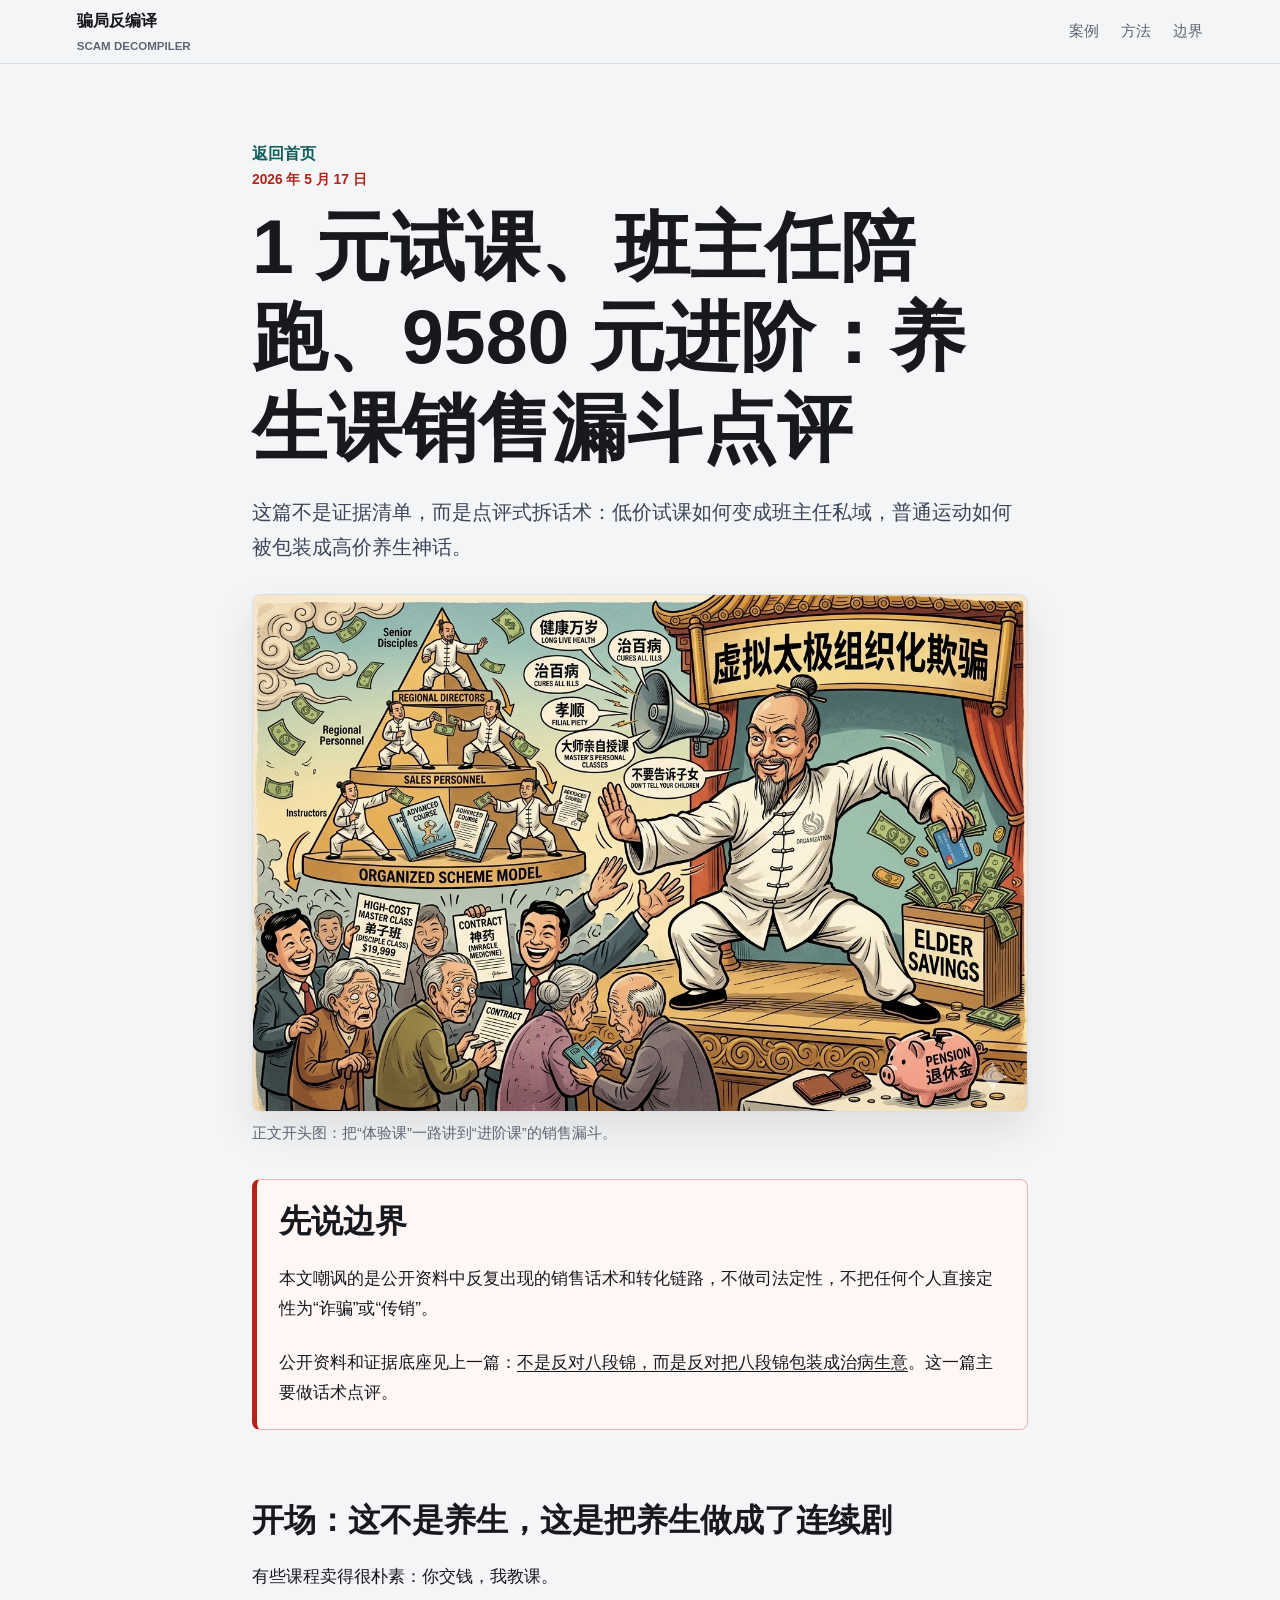
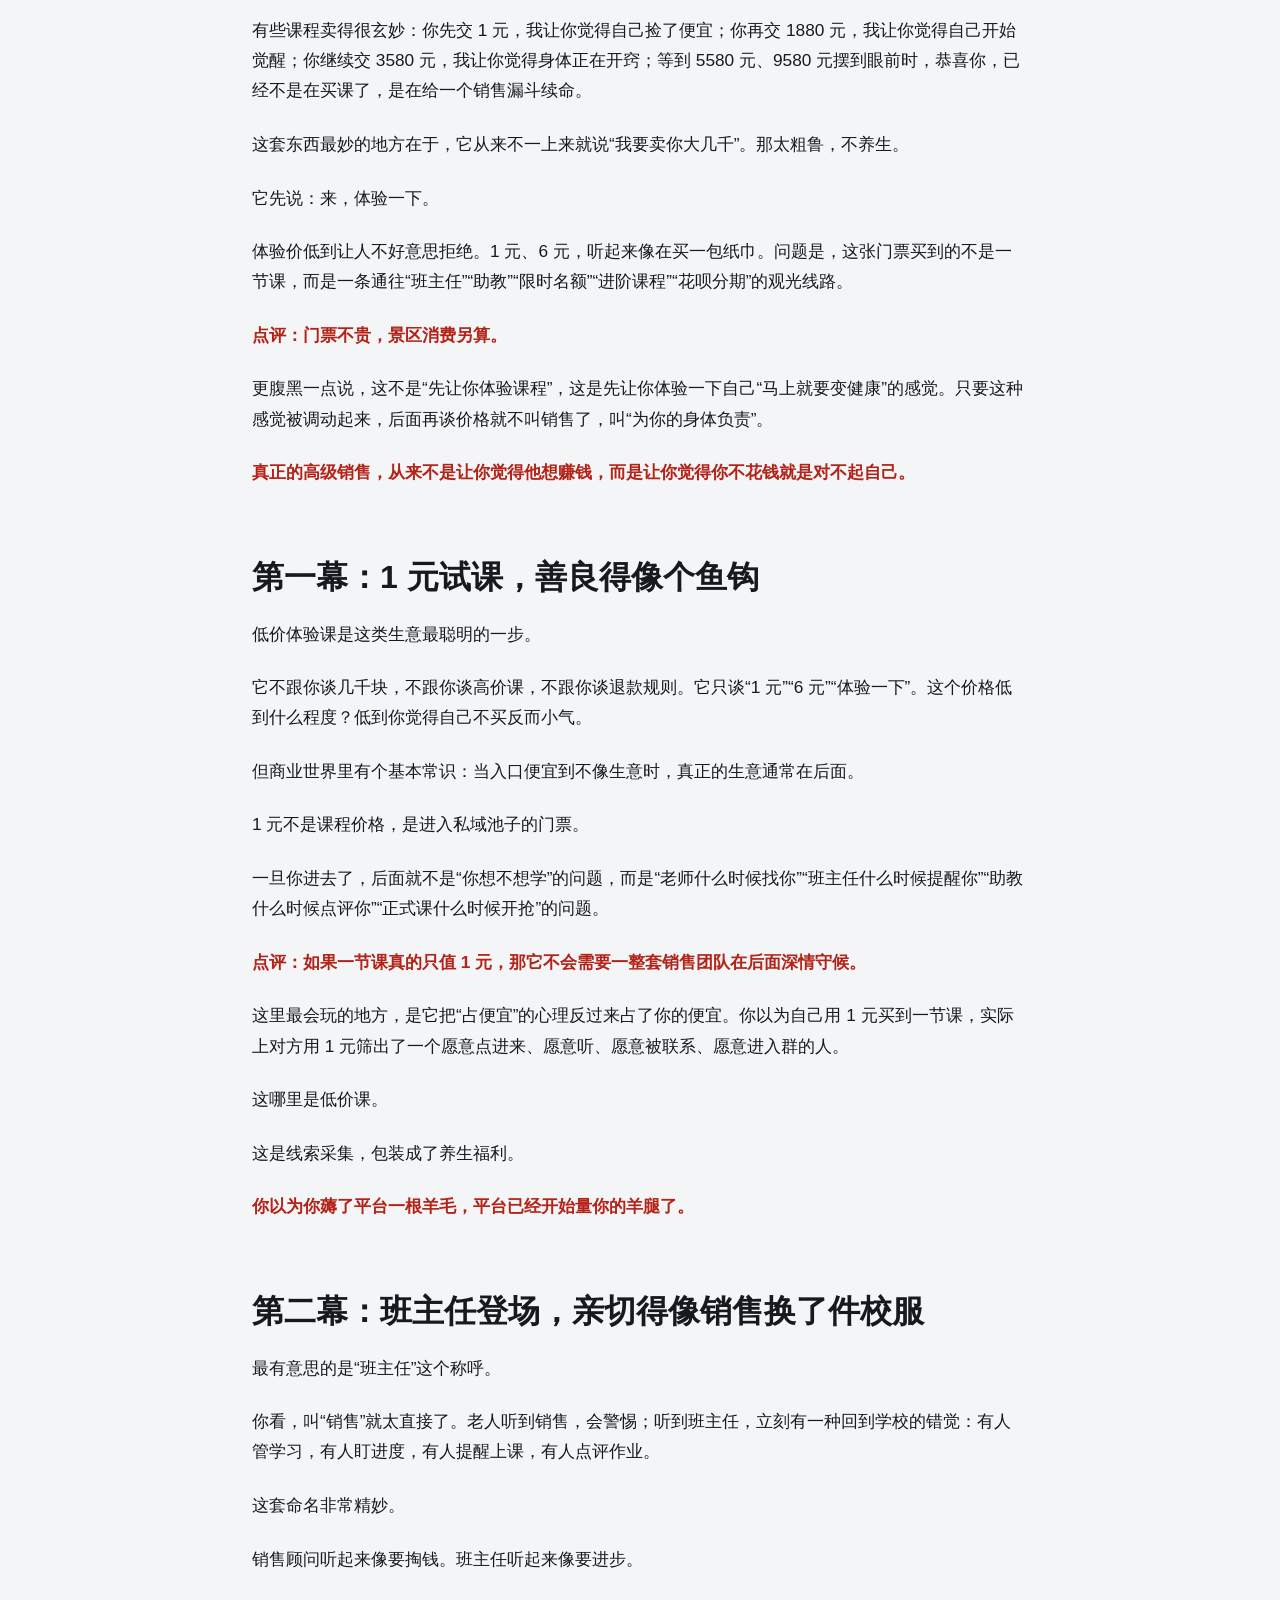
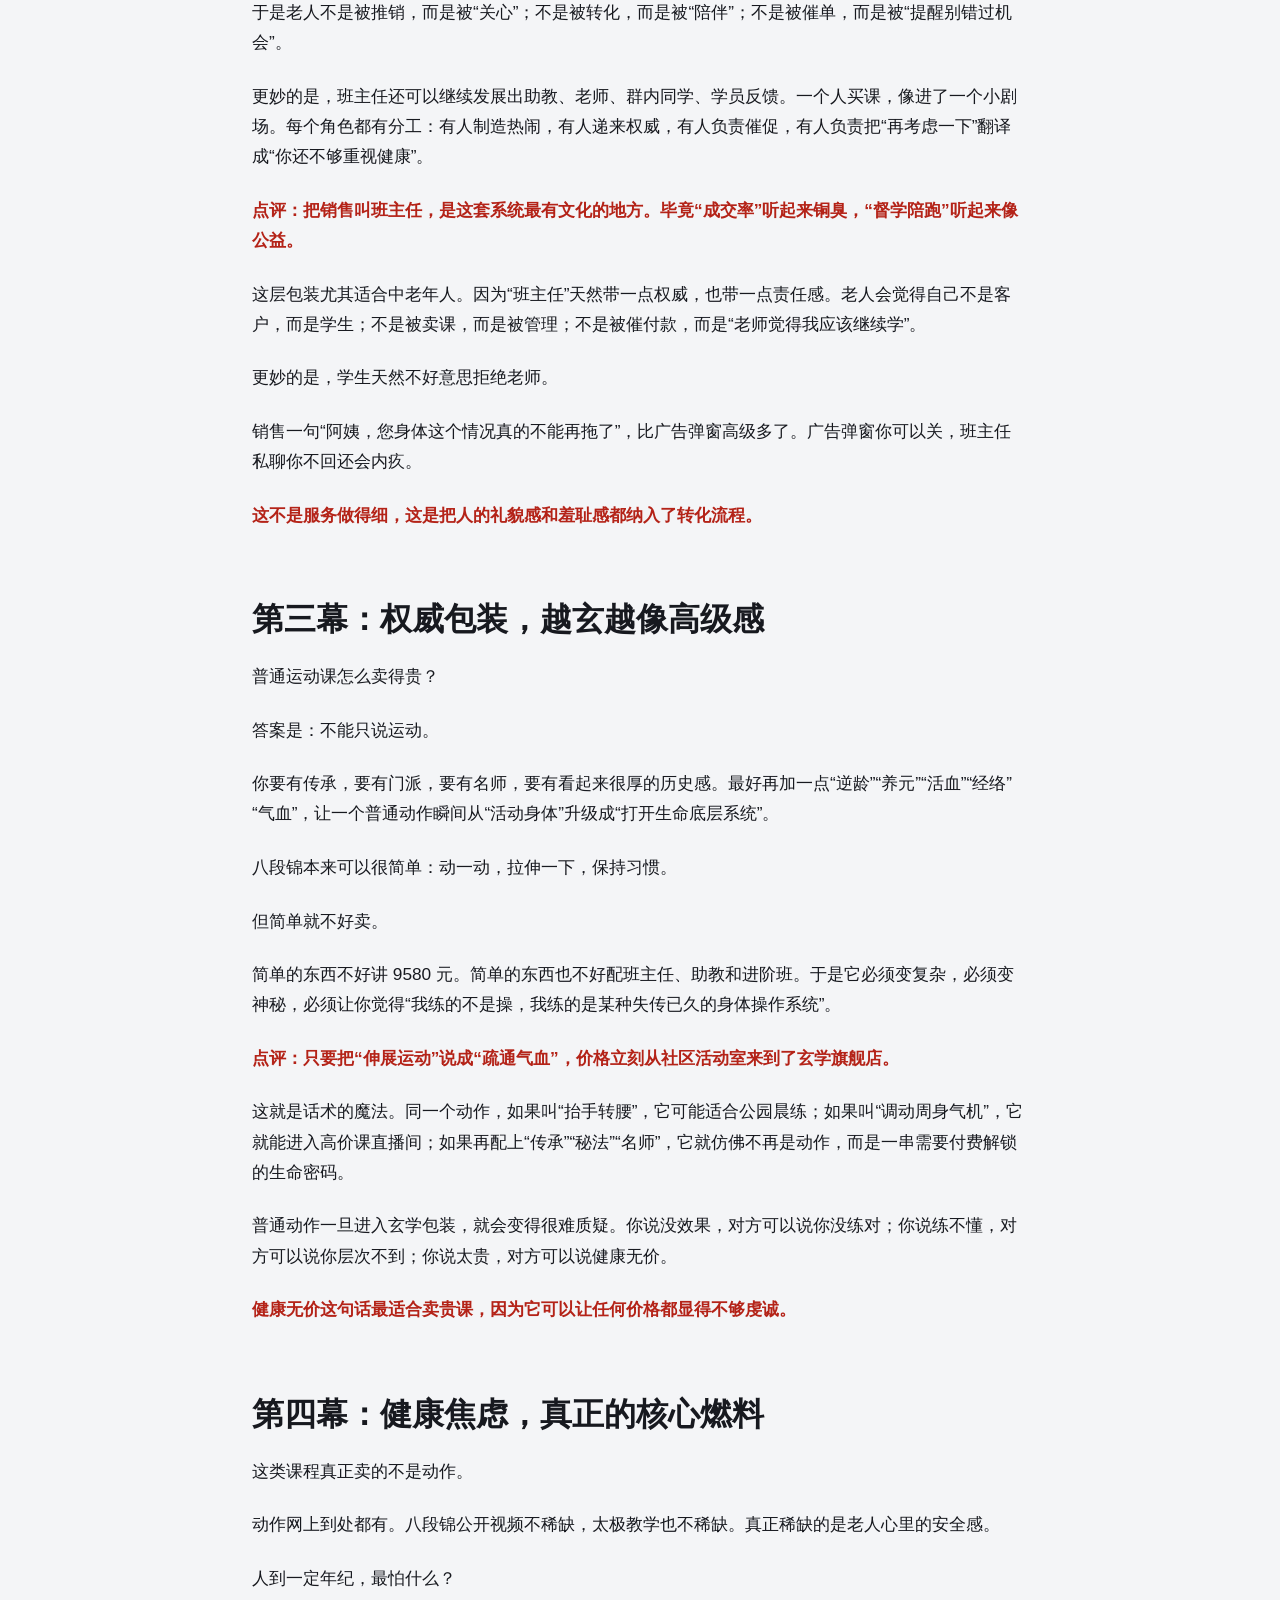
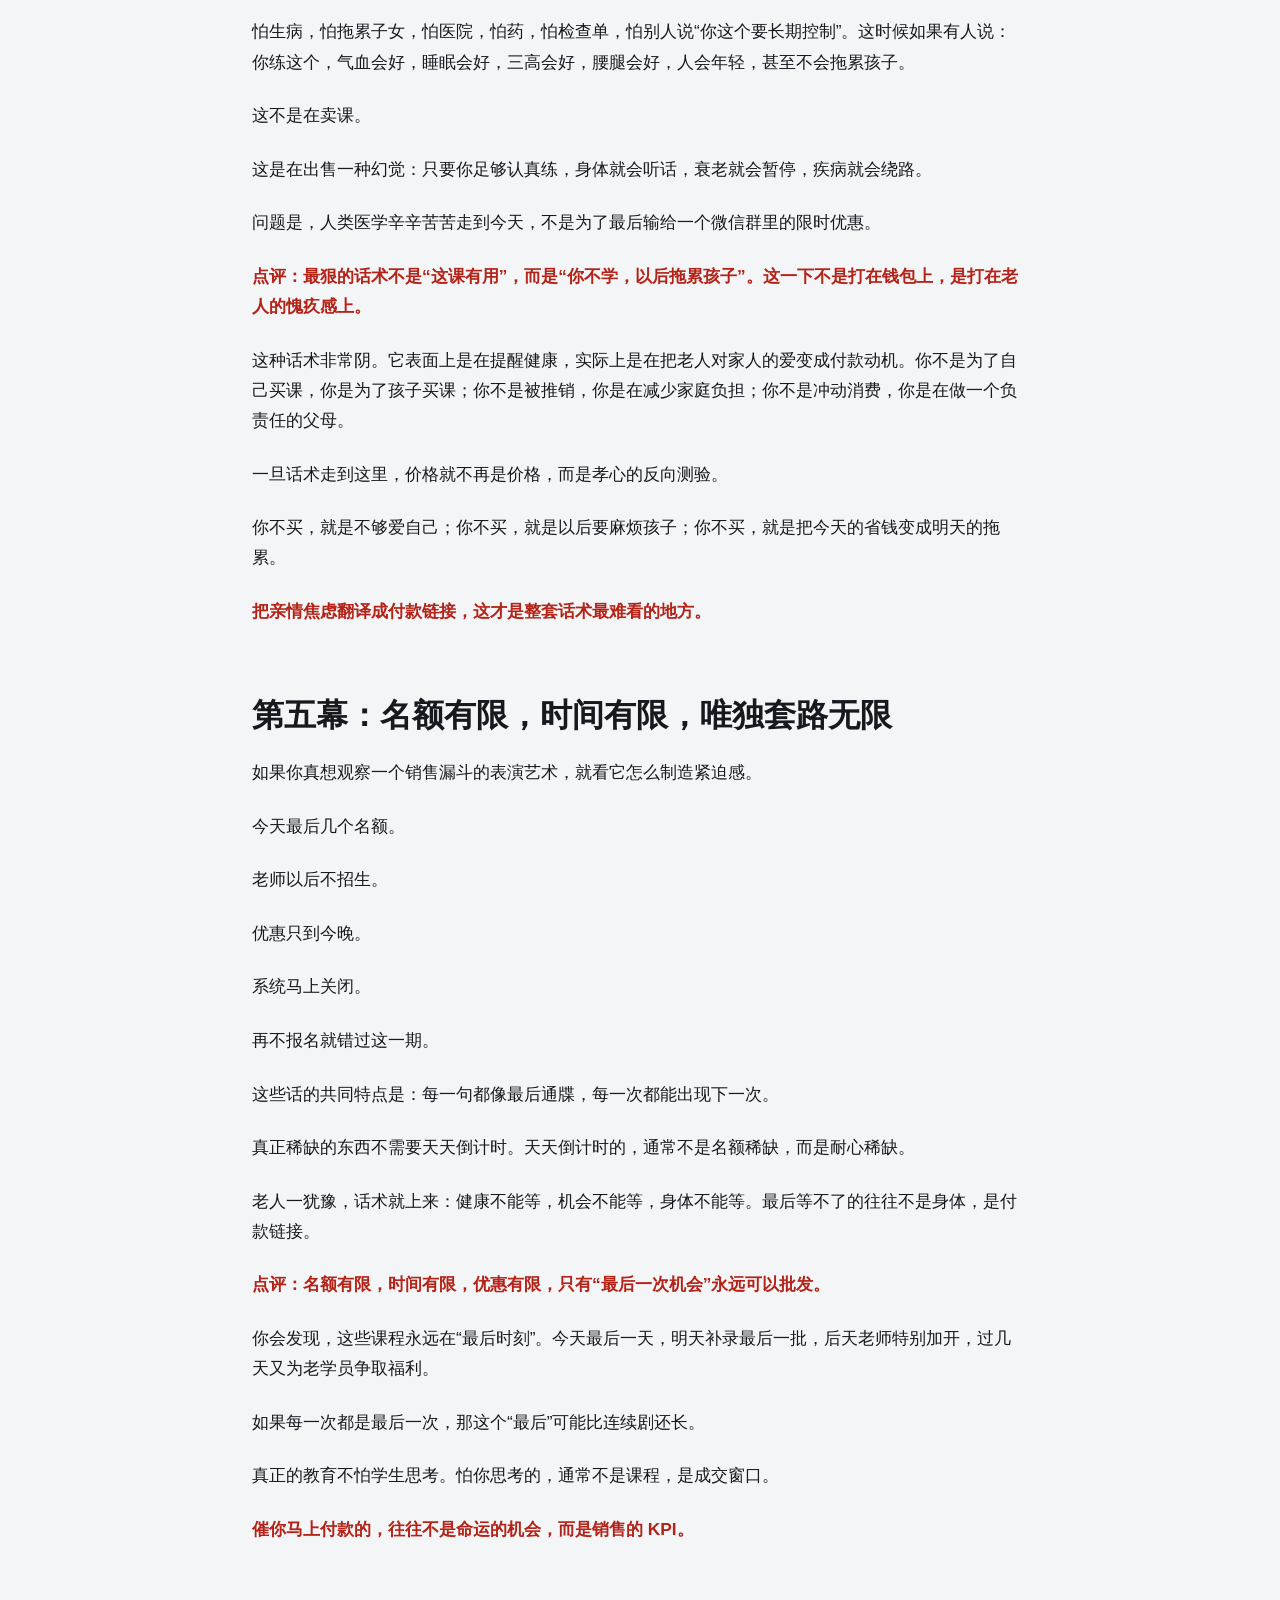
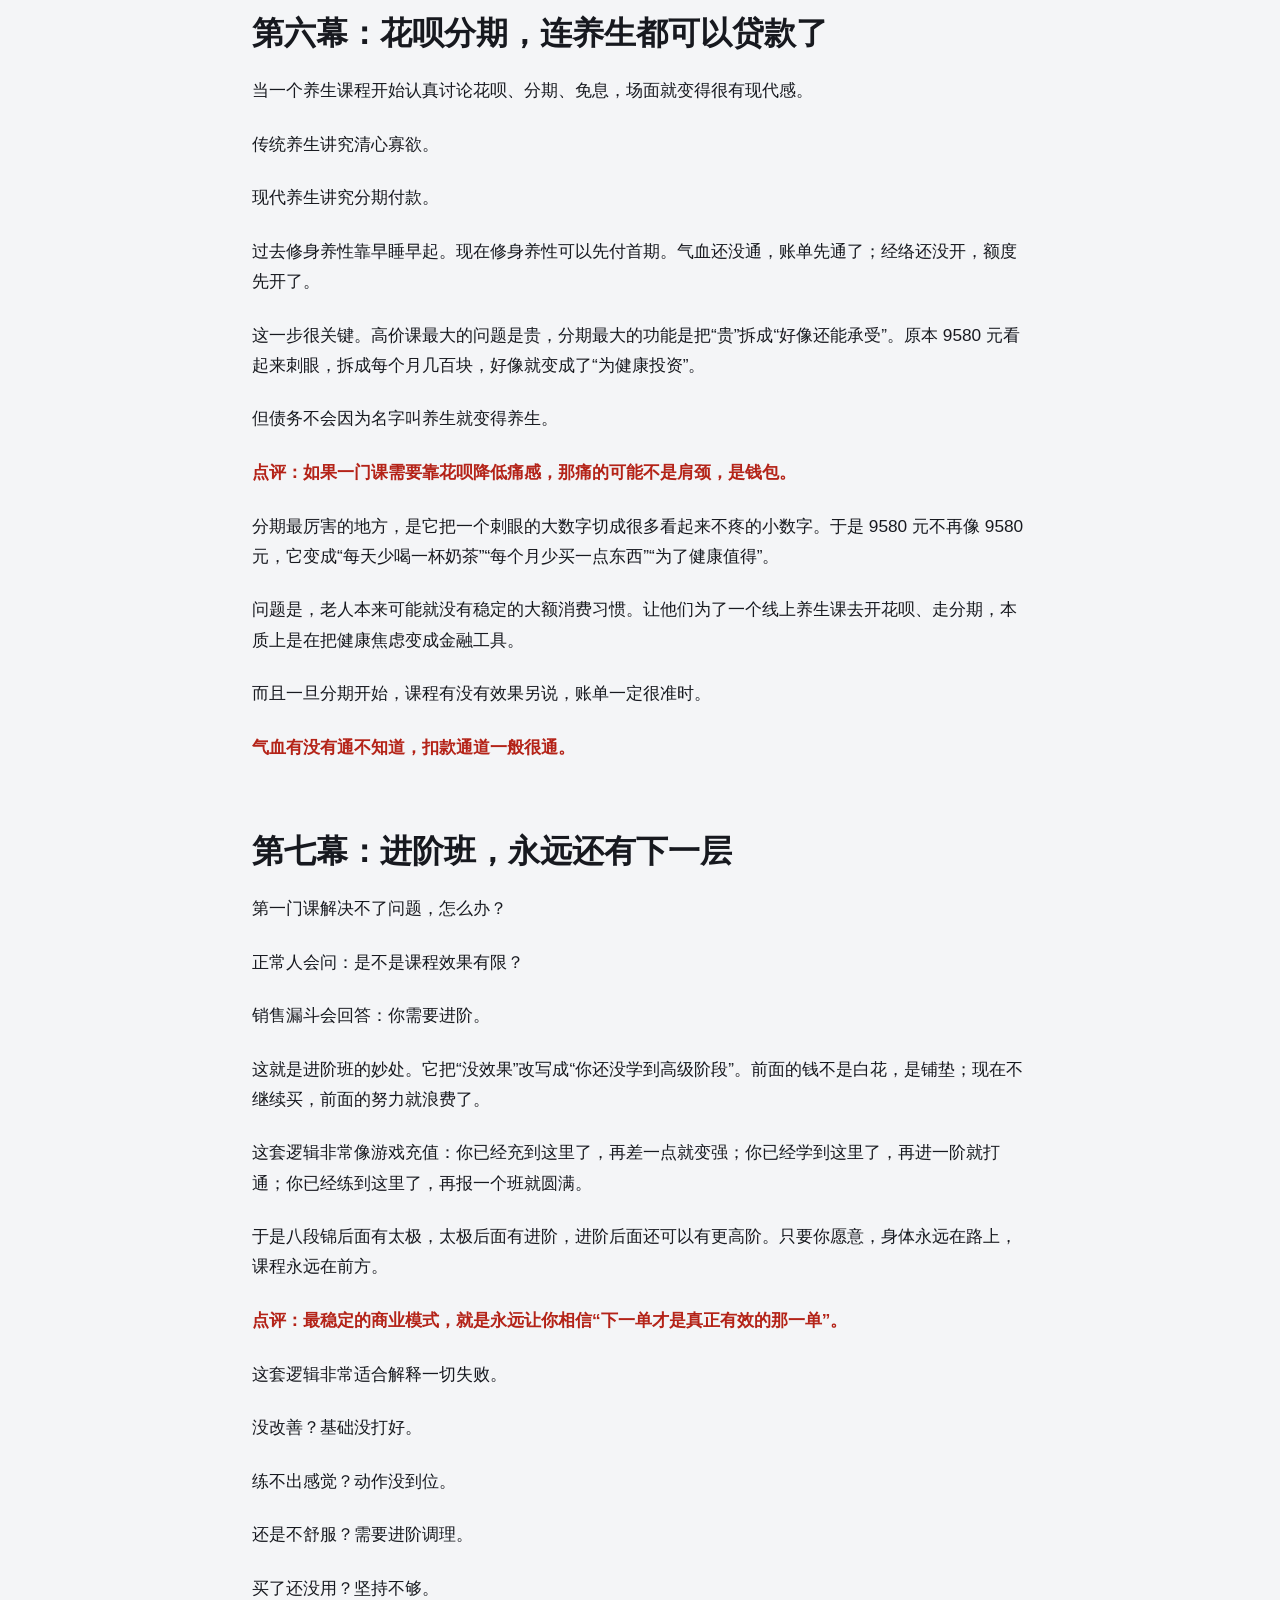
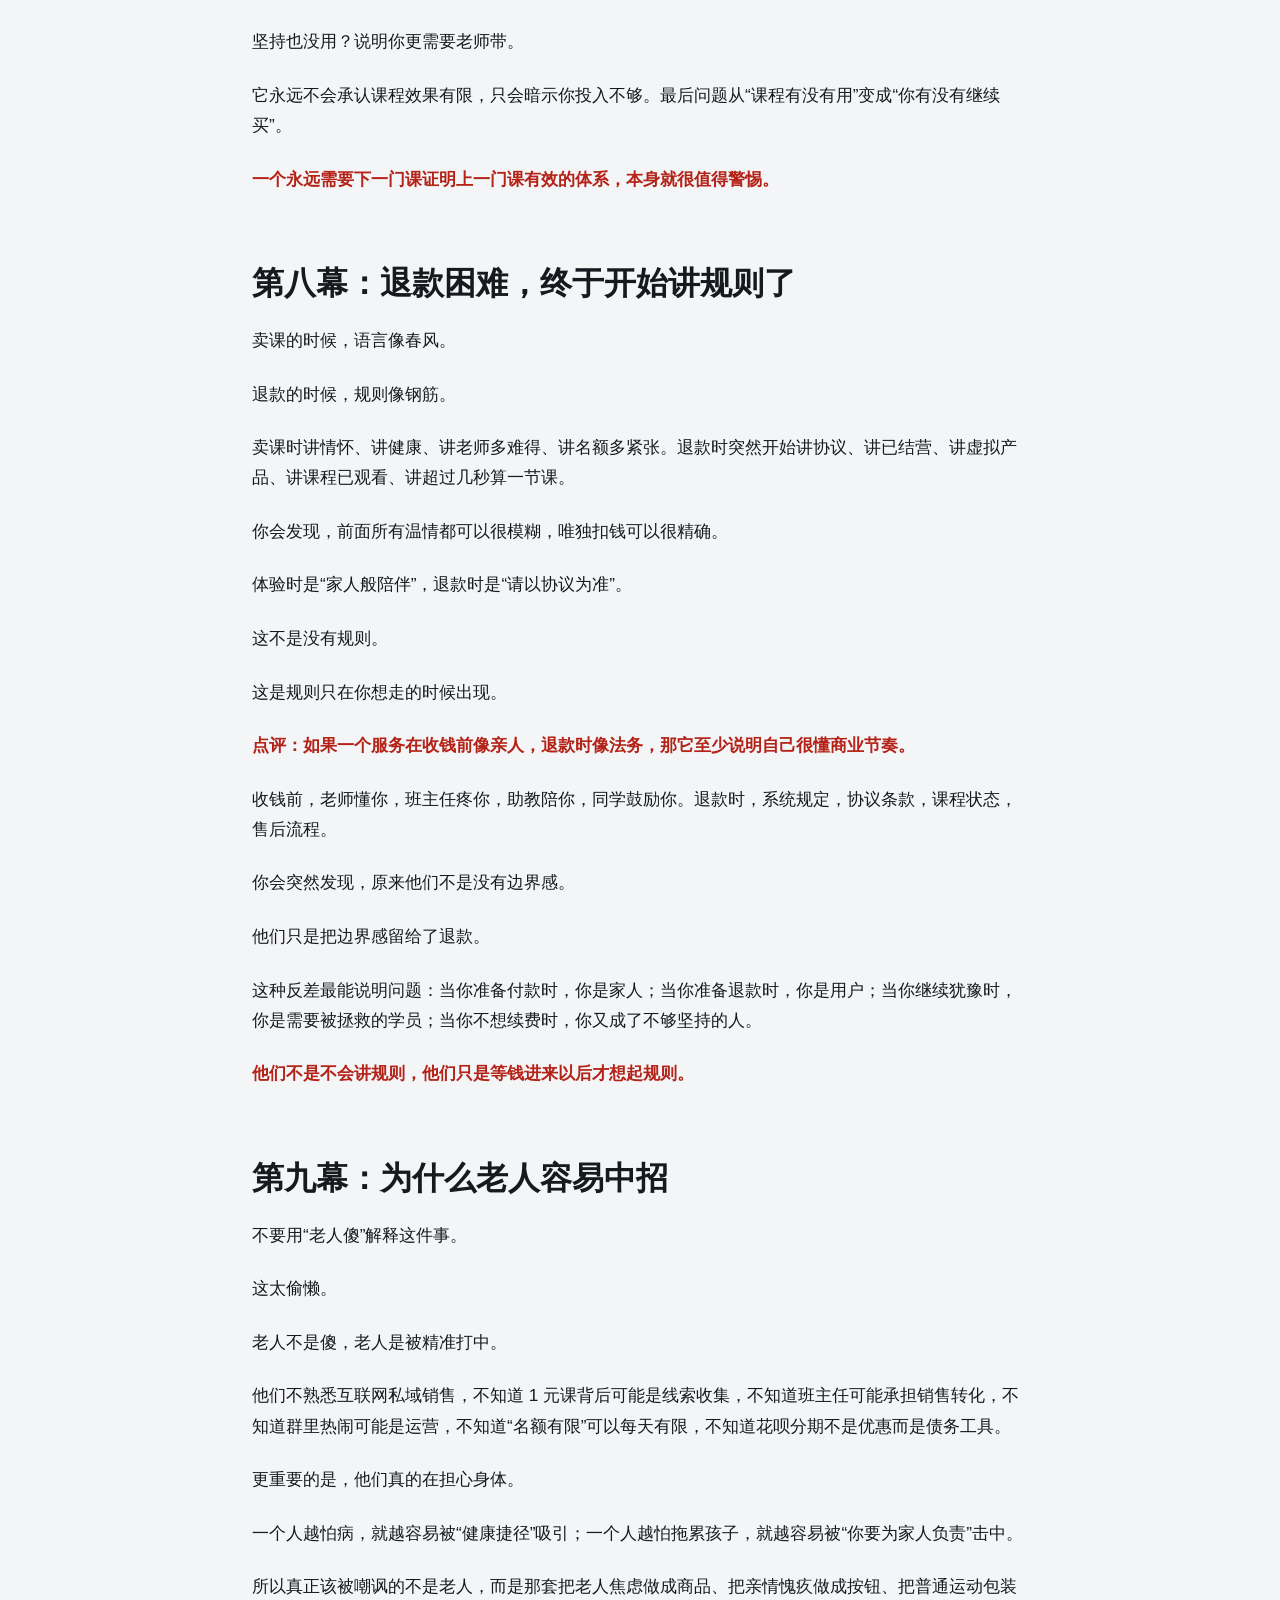
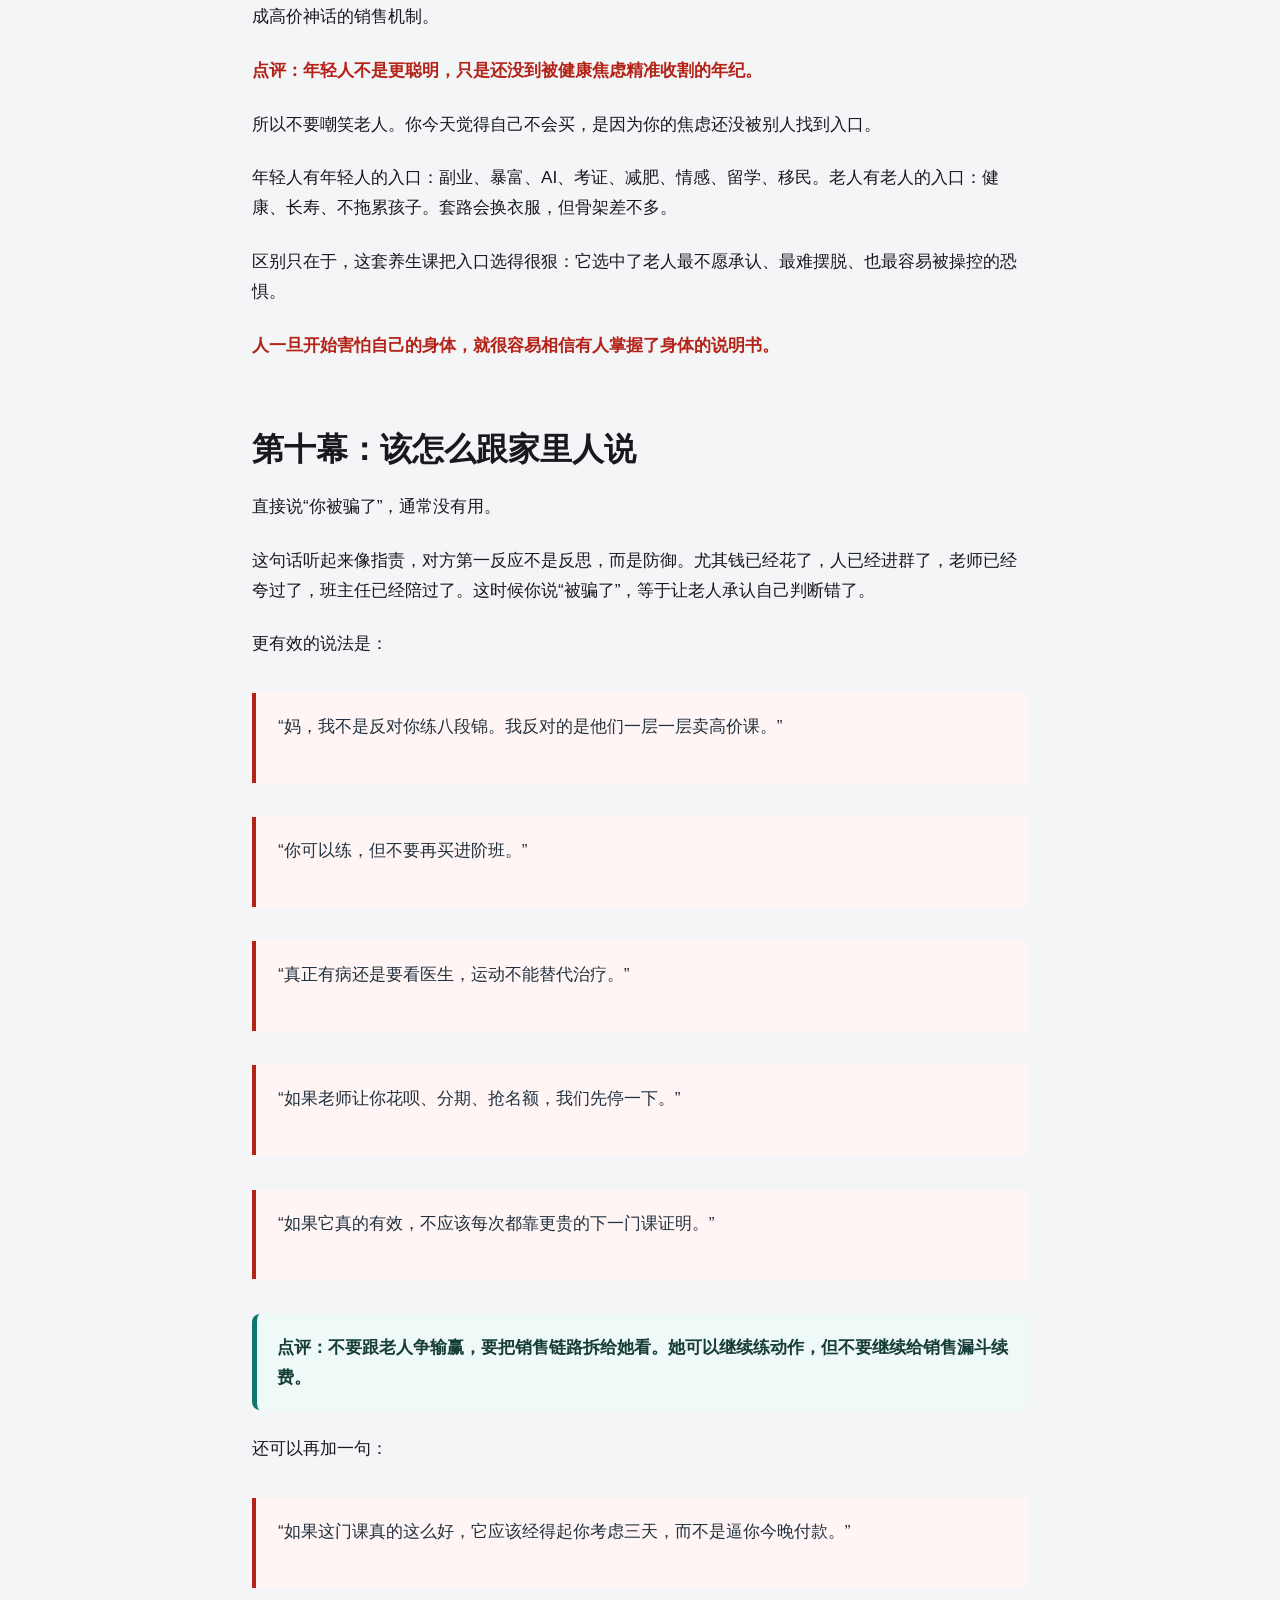
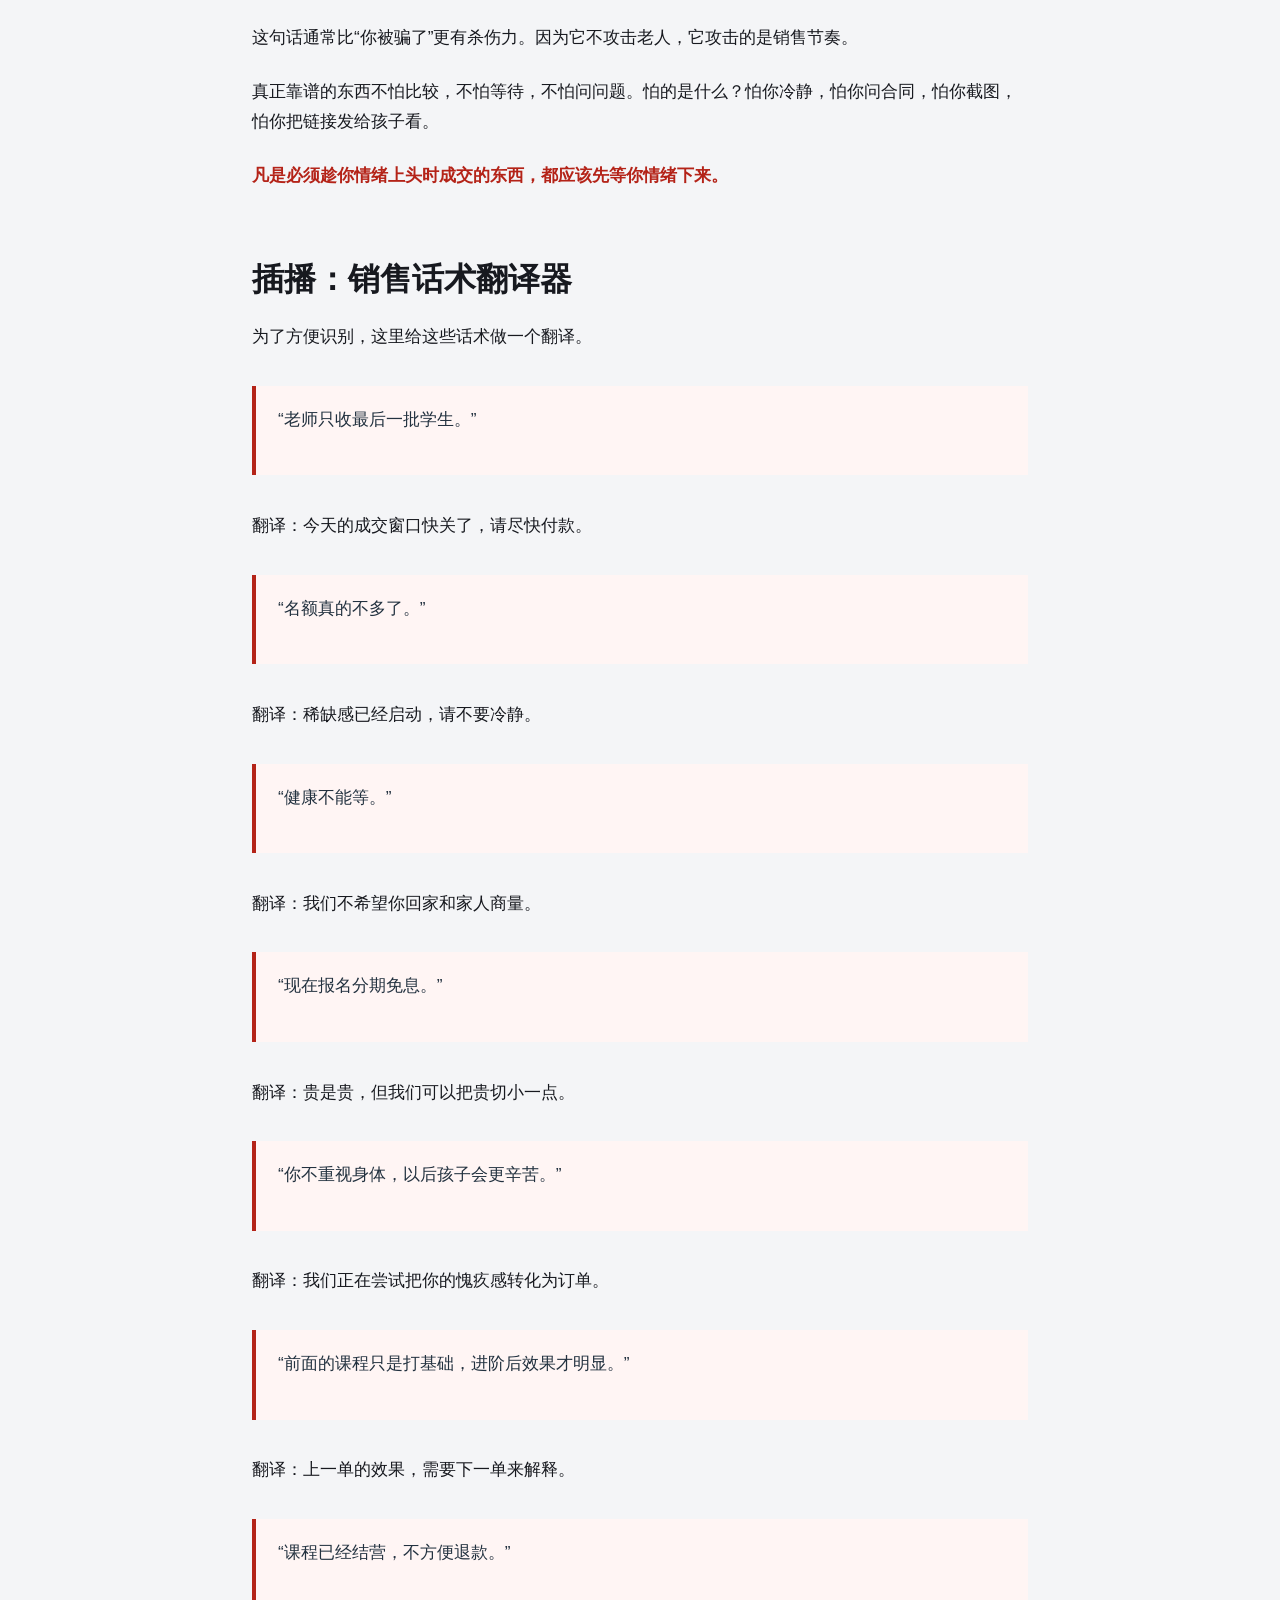
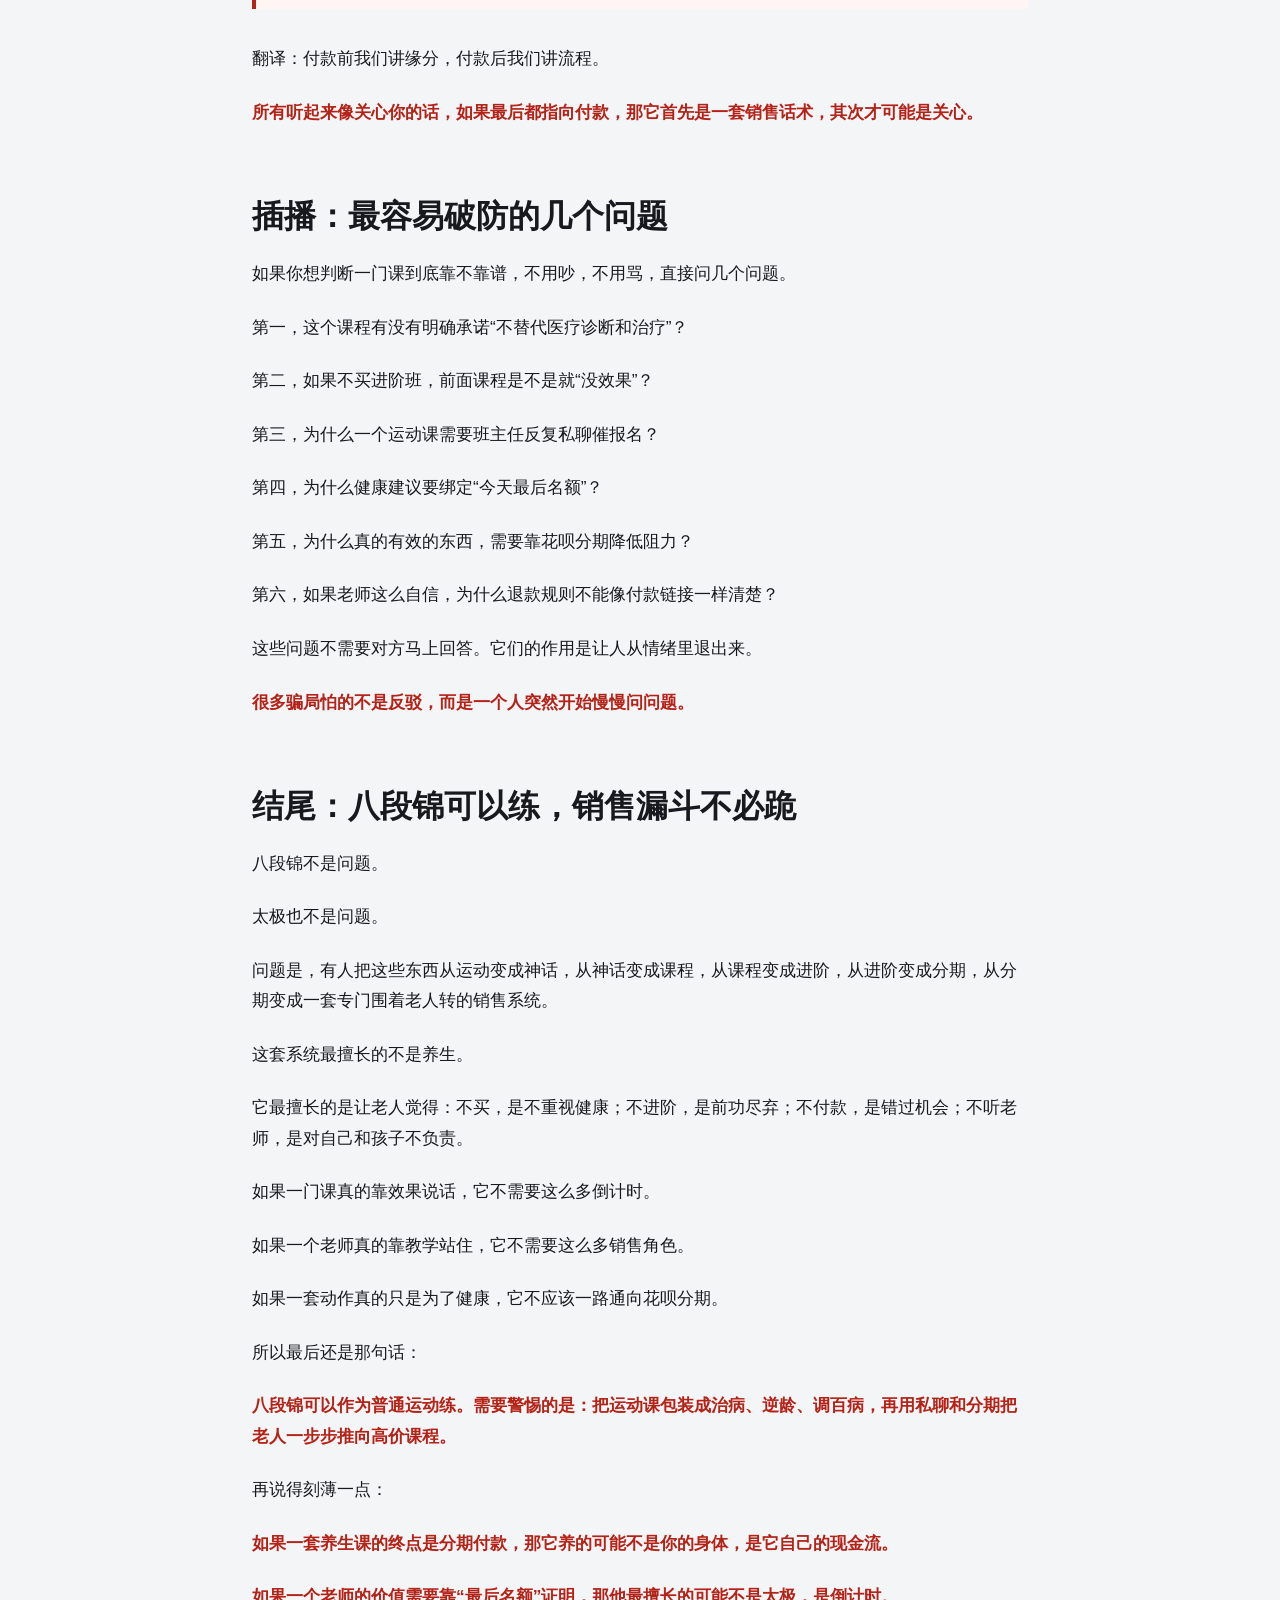
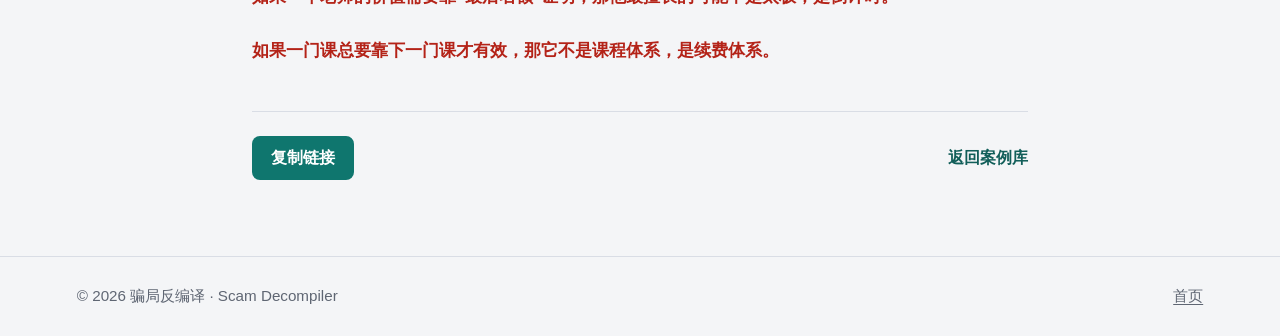
<file: articles/sales-funnel-commentary.html>
<!doctype html>
<html lang="zh-CN">
<head>
  <meta charset="utf-8">
  <meta name="viewport" content="width=device-width, initial-scale=1">
  <title>1 元试课、班主任陪跑、9580 元进阶：养生课销售漏斗点评 · 骗局反编译</title>
  <meta name="description" content="用腹黑、幽默、点评式的方式拆解养生课销售漏斗：低价试课、班主任私域、权威包装、花呗分期、进阶班和退款困难。">
  <link rel="canonical" href="https://scam-decompiler.github.io/articles/sales-funnel-commentary.html">

  <meta property="og:type" content="article">
  <meta property="og:locale" content="zh_CN">
  <meta property="og:site_name" content="骗局反编译">
  <meta property="og:title" content="1 元试课、班主任陪跑、9580 元进阶：养生课销售漏斗点评">
  <meta property="og:description" content="低价体验课不是终点，而是一条通往班主任、助教、限时名额、进阶课程和花呗分期的观光线路。">
  <meta property="og:url" content="https://scam-decompiler.github.io/articles/sales-funnel-commentary.html">
  <meta property="og:image" content="https://scam-decompiler.github.io/assets/lizaifeng-meme.png">
  <meta property="og:image:width" content="1264">
  <meta property="og:image:height" content="843">
  <meta property="og:image:alt" content="李在峰养生课销售漏斗 meme 图">
  <meta property="article:published_time" content="2026-05-17T13:00:00+01:00">
  <meta property="article:author" content="Scam Decompiler">

  <link rel="stylesheet" href="../styles.css">
</head>
<body>
  <header class="site-header">
    <a class="brand" href="../index.html" aria-label="骗局反编译首页">
      <span>骗局反编译</span>
      <small>Scam Decompiler</small>
    </a>
    <nav class="nav" aria-label="主导航">
      <a href="../index.html#cases">案例</a>
      <a href="../index.html#method">方法</a>
      <a href="../index.html#notice">边界</a>
    </nav>
  </header>

  <main>
    <article class="post commentary-post">
      <header class="post-header">
        <a class="back-link" href="../index.html">返回首页</a>
        <p class="meta">2026 年 5 月 17 日</p>
        <h1>1 元试课、班主任陪跑、9580 元进阶：养生课销售漏斗点评</h1>
        <p class="post-summary">这篇不是证据清单，而是点评式拆话术：低价试课如何变成班主任私域，普通运动如何被包装成高价养生神话。</p>
        <figure class="post-figure">
          <img src="../assets/lizaifeng-meme.png" width="1264" height="843" alt="李在峰养生课销售漏斗 meme 图">
          <figcaption>正文开头图：把“体验课”一路讲到“进阶课”的销售漏斗。</figcaption>
        </figure>
      </header>

      <div class="post-body">
        <aside class="risk-box">
          <h2>先说边界</h2>
          <p>本文嘲讽的是公开资料中反复出现的销售话术和转化链路，不做司法定性，不把任何个人直接定性为“诈骗”或“传销”。</p>
          <p>公开资料和证据底座见上一篇：<a href="li-zaifeng-baduanjin.html">不是反对八段锦，而是反对把八段锦包装成治病生意</a>。这一篇主要做话术点评。</p>
        </aside>
        <h2>开场：这不是养生，这是把养生做成了连续剧</h2>
        <p>有些课程卖得很朴素：你交钱，我教课。</p>
        <p>有些课程卖得很玄妙：你先交 1 元，我让你觉得自己捡了便宜；你再交 1880 元，我让你觉得自己开始觉醒；你继续交 3580 元，我让你觉得身体正在开窍；等到 5580 元、9580 元摆到眼前时，恭喜你，已经不是在买课了，是在给一个销售漏斗续命。</p>
        <p>这套东西最妙的地方在于，它从来不一上来就说“我要卖你大几千”。那太粗鲁，不养生。</p>
        <p>它先说：来，体验一下。</p>
        <p>体验价低到让人不好意思拒绝。1 元、6 元，听起来像在买一包纸巾。问题是，这张门票买到的不是一节课，而是一条通往“班主任”“助教”“限时名额”“进阶课程”“花呗分期”的观光线路。</p>
        <p><strong>点评：门票不贵，景区消费另算。</strong></p>
        <p>更腹黑一点说，这不是“先让你体验课程”，这是先让你体验一下自己“马上就要变健康”的感觉。只要这种感觉被调动起来，后面再谈价格就不叫销售了，叫“为你的身体负责”。</p>
        <p><strong>真正的高级销售，从来不是让你觉得他想赚钱，而是让你觉得你不花钱就是对不起自己。</strong></p>
        <h2>第一幕：1 元试课，善良得像个鱼钩</h2>
        <p>低价体验课是这类生意最聪明的一步。</p>
        <p>它不跟你谈几千块，不跟你谈高价课，不跟你谈退款规则。它只谈“1 元”“6 元”“体验一下”。这个价格低到什么程度？低到你觉得自己不买反而小气。</p>
        <p>但商业世界里有个基本常识：当入口便宜到不像生意时，真正的生意通常在后面。</p>
        <p>1 元不是课程价格，是进入私域池子的门票。</p>
        <p>一旦你进去了，后面就不是“你想不想学”的问题，而是“老师什么时候找你”“班主任什么时候提醒你”“助教什么时候点评你”“正式课什么时候开抢”的问题。</p>
        <p><strong>点评：如果一节课真的只值 1 元，那它不会需要一整套销售团队在后面深情守候。</strong></p>
        <p>这里最会玩的地方，是它把“占便宜”的心理反过来占了你的便宜。你以为自己用 1 元买到一节课，实际上对方用 1 元筛出了一个愿意点进来、愿意听、愿意被联系、愿意进入群的人。</p>
        <p>这哪里是低价课。</p>
        <p>这是线索采集，包装成了养生福利。</p>
        <p><strong>你以为你薅了平台一根羊毛，平台已经开始量你的羊腿了。</strong></p>
        <h2>第二幕：班主任登场，亲切得像销售换了件校服</h2>
        <p>最有意思的是“班主任”这个称呼。</p>
        <p>你看，叫“销售”就太直接了。老人听到销售，会警惕；听到班主任，立刻有一种回到学校的错觉：有人管学习，有人盯进度，有人提醒上课，有人点评作业。</p>
        <p>这套命名非常精妙。</p>
        <p>销售顾问听起来像要掏钱。班主任听起来像要进步。</p>
        <p>于是老人不是被推销，而是被“关心”；不是被转化，而是被“陪伴”；不是被催单，而是被“提醒别错过机会”。</p>
        <p>更妙的是，班主任还可以继续发展出助教、老师、群内同学、学员反馈。一个人买课，像进了一个小剧场。每个角色都有分工：有人制造热闹，有人递来权威，有人负责催促，有人负责把“再考虑一下”翻译成“你还不够重视健康”。</p>
        <p><strong>点评：把销售叫班主任，是这套系统最有文化的地方。毕竟“成交率”听起来铜臭，“督学陪跑”听起来像公益。</strong></p>
        <p>这层包装尤其适合中老年人。因为“班主任”天然带一点权威，也带一点责任感。老人会觉得自己不是客户，而是学生；不是被卖课，而是被管理；不是被催付款，而是“老师觉得我应该继续学”。</p>
        <p>更妙的是，学生天然不好意思拒绝老师。</p>
        <p>销售一句“阿姨，您身体这个情况真的不能再拖了”，比广告弹窗高级多了。广告弹窗你可以关，班主任私聊你不回还会内疚。</p>
        <p><strong>这不是服务做得细，这是把人的礼貌感和羞耻感都纳入了转化流程。</strong></p>
        <h2>第三幕：权威包装，越玄越像高级感</h2>
        <p>普通运动课怎么卖得贵？</p>
        <p>答案是：不能只说运动。</p>
        <p>你要有传承，要有门派，要有名师，要有看起来很厚的历史感。最好再加一点“逆龄”“养元”“活血”“经络”“气血”，让一个普通动作瞬间从“活动身体”升级成“打开生命底层系统”。</p>
        <p>八段锦本来可以很简单：动一动，拉伸一下，保持习惯。</p>
        <p>但简单就不好卖。</p>
        <p>简单的东西不好讲 9580 元。简单的东西也不好配班主任、助教和进阶班。于是它必须变复杂，必须变神秘，必须让你觉得“我练的不是操，我练的是某种失传已久的身体操作系统”。</p>
        <p><strong>点评：只要把“伸展运动”说成“疏通气血”，价格立刻从社区活动室来到了玄学旗舰店。</strong></p>
        <p>这就是话术的魔法。同一个动作，如果叫“抬手转腰”，它可能适合公园晨练；如果叫“调动周身气机”，它就能进入高价课直播间；如果再配上“传承”“秘法”“名师”，它就仿佛不再是动作，而是一串需要付费解锁的生命密码。</p>
        <p>普通动作一旦进入玄学包装，就会变得很难质疑。你说没效果，对方可以说你没练对；你说练不懂，对方可以说你层次不到；你说太贵，对方可以说健康无价。</p>
        <p><strong>健康无价这句话最适合卖贵课，因为它可以让任何价格都显得不够虔诚。</strong></p>
        <h2>第四幕：健康焦虑，真正的核心燃料</h2>
        <p>这类课程真正卖的不是动作。</p>
        <p>动作网上到处都有。八段锦公开视频不稀缺，太极教学也不稀缺。真正稀缺的是老人心里的安全感。</p>
        <p>人到一定年纪，最怕什么？</p>
        <p>怕生病，怕拖累子女，怕医院，怕药，怕检查单，怕别人说“你这个要长期控制”。这时候如果有人说：你练这个，气血会好，睡眠会好，三高会好，腰腿会好，人会年轻，甚至不会拖累孩子。</p>
        <p>这不是在卖课。</p>
        <p>这是在出售一种幻觉：只要你足够认真练，身体就会听话，衰老就会暂停，疾病就会绕路。</p>
        <p>问题是，人类医学辛辛苦苦走到今天，不是为了最后输给一个微信群里的限时优惠。</p>
        <p><strong>点评：最狠的话术不是“这课有用”，而是“你不学，以后拖累孩子”。这一下不是打在钱包上，是打在老人的愧疚感上。</strong></p>
        <p>这种话术非常阴。它表面上是在提醒健康，实际上是在把老人对家人的爱变成付款动机。你不是为了自己买课，你是为了孩子买课；你不是被推销，你是在减少家庭负担；你不是冲动消费，你是在做一个负责任的父母。</p>
        <p>一旦话术走到这里，价格就不再是价格，而是孝心的反向测验。</p>
        <p>你不买，就是不够爱自己；你不买，就是以后要麻烦孩子；你不买，就是把今天的省钱变成明天的拖累。</p>
        <p><strong>把亲情焦虑翻译成付款链接，这才是整套话术最难看的地方。</strong></p>
        <h2>第五幕：名额有限，时间有限，唯独套路无限</h2>
        <p>如果你真想观察一个销售漏斗的表演艺术，就看它怎么制造紧迫感。</p>
        <p>今天最后几个名额。</p>
        <p>老师以后不招生。</p>
        <p>优惠只到今晚。</p>
        <p>系统马上关闭。</p>
        <p>再不报名就错过这一期。</p>
        <p>这些话的共同特点是：每一句都像最后通牒，每一次都能出现下一次。</p>
        <p>真正稀缺的东西不需要天天倒计时。天天倒计时的，通常不是名额稀缺，而是耐心稀缺。</p>
        <p>老人一犹豫，话术就上来：健康不能等，机会不能等，身体不能等。最后等不了的往往不是身体，是付款链接。</p>
        <p><strong>点评：名额有限，时间有限，优惠有限，只有“最后一次机会”永远可以批发。</strong></p>
        <p>你会发现，这些课程永远在“最后时刻”。今天最后一天，明天补录最后一批，后天老师特别加开，过几天又为老学员争取福利。</p>
        <p>如果每一次都是最后一次，那这个“最后”可能比连续剧还长。</p>
        <p>真正的教育不怕学生思考。怕你思考的，通常不是课程，是成交窗口。</p>
        <p><strong>催你马上付款的，往往不是命运的机会，而是销售的 KPI。</strong></p>
        <h2>第六幕：花呗分期，连养生都可以贷款了</h2>
        <p>当一个养生课程开始认真讨论花呗、分期、免息，场面就变得很有现代感。</p>
        <p>传统养生讲究清心寡欲。</p>
        <p>现代养生讲究分期付款。</p>
        <p>过去修身养性靠早睡早起。现在修身养性可以先付首期。气血还没通，账单先通了；经络还没开，额度先开了。</p>
        <p>这一步很关键。高价课最大的问题是贵，分期最大的功能是把“贵”拆成“好像还能承受”。原本 9580 元看起来刺眼，拆成每个月几百块，好像就变成了“为健康投资”。</p>
        <p>但债务不会因为名字叫养生就变得养生。</p>
        <p><strong>点评：如果一门课需要靠花呗降低痛感，那痛的可能不是肩颈，是钱包。</strong></p>
        <p>分期最厉害的地方，是它把一个刺眼的大数字切成很多看起来不疼的小数字。于是 9580 元不再像 9580 元，它变成“每天少喝一杯奶茶”“每个月少买一点东西”“为了健康值得”。</p>
        <p>问题是，老人本来可能就没有稳定的大额消费习惯。让他们为了一个线上养生课去开花呗、走分期，本质上是在把健康焦虑变成金融工具。</p>
        <p>而且一旦分期开始，课程有没有效果另说，账单一定很准时。</p>
        <p><strong>气血有没有通不知道，扣款通道一般很通。</strong></p>
        <h2>第七幕：进阶班，永远还有下一层</h2>
        <p>第一门课解决不了问题，怎么办？</p>
        <p>正常人会问：是不是课程效果有限？</p>
        <p>销售漏斗会回答：你需要进阶。</p>
        <p>这就是进阶班的妙处。它把“没效果”改写成“你还没学到高级阶段”。前面的钱不是白花，是铺垫；现在不继续买，前面的努力就浪费了。</p>
        <p>这套逻辑非常像游戏充值：你已经充到这里了，再差一点就变强；你已经学到这里了，再进一阶就打通；你已经练到这里了，再报一个班就圆满。</p>
        <p>于是八段锦后面有太极，太极后面有进阶，进阶后面还可以有更高阶。只要你愿意，身体永远在路上，课程永远在前方。</p>
        <p><strong>点评：最稳定的商业模式，就是永远让你相信“下一单才是真正有效的那一单”。</strong></p>
        <p>这套逻辑非常适合解释一切失败。</p>
        <p>没改善？基础没打好。</p>
        <p>练不出感觉？动作没到位。</p>
        <p>还是不舒服？需要进阶调理。</p>
        <p>买了还没用？坚持不够。</p>
        <p>坚持也没用？说明你更需要老师带。</p>
        <p>它永远不会承认课程效果有限，只会暗示你投入不够。最后问题从“课程有没有用”变成“你有没有继续买”。</p>
        <p><strong>一个永远需要下一门课证明上一门课有效的体系，本身就很值得警惕。</strong></p>
        <h2>第八幕：退款困难，终于开始讲规则了</h2>
        <p>卖课的时候，语言像春风。</p>
        <p>退款的时候，规则像钢筋。</p>
        <p>卖课时讲情怀、讲健康、讲老师多难得、讲名额多紧张。退款时突然开始讲协议、讲已结营、讲虚拟产品、讲课程已观看、讲超过几秒算一节课。</p>
        <p>你会发现，前面所有温情都可以很模糊，唯独扣钱可以很精确。</p>
        <p>体验时是“家人般陪伴”，退款时是“请以协议为准”。</p>
        <p>这不是没有规则。</p>
        <p>这是规则只在你想走的时候出现。</p>
        <p><strong>点评：如果一个服务在收钱前像亲人，退款时像法务，那它至少说明自己很懂商业节奏。</strong></p>
        <p>收钱前，老师懂你，班主任疼你，助教陪你，同学鼓励你。退款时，系统规定，协议条款，课程状态，售后流程。</p>
        <p>你会突然发现，原来他们不是没有边界感。</p>
        <p>他们只是把边界感留给了退款。</p>
        <p>这种反差最能说明问题：当你准备付款时，你是家人；当你准备退款时，你是用户；当你继续犹豫时，你是需要被拯救的学员；当你不想续费时，你又成了不够坚持的人。</p>
        <p><strong>他们不是不会讲规则，他们只是等钱进来以后才想起规则。</strong></p>
        <h2>第九幕：为什么老人容易中招</h2>
        <p>不要用“老人傻”解释这件事。</p>
        <p>这太偷懒。</p>
        <p>老人不是傻，老人是被精准打中。</p>
        <p>他们不熟悉互联网私域销售，不知道 1 元课背后可能是线索收集，不知道班主任可能承担销售转化，不知道群里热闹可能是运营，不知道“名额有限”可以每天有限，不知道花呗分期不是优惠而是债务工具。</p>
        <p>更重要的是，他们真的在担心身体。</p>
        <p>一个人越怕病，就越容易被“健康捷径”吸引；一个人越怕拖累孩子，就越容易被“你要为家人负责”击中。</p>
        <p>所以真正该被嘲讽的不是老人，而是那套把老人焦虑做成商品、把亲情愧疚做成按钮、把普通运动包装成高价神话的销售机制。</p>
        <p><strong>点评：年轻人不是更聪明，只是还没到被健康焦虑精准收割的年纪。</strong></p>
        <p>所以不要嘲笑老人。你今天觉得自己不会买，是因为你的焦虑还没被别人找到入口。</p>
        <p>年轻人有年轻人的入口：副业、暴富、AI、考证、减肥、情感、留学、移民。老人有老人的入口：健康、长寿、不拖累孩子。套路会换衣服，但骨架差不多。</p>
        <p>区别只在于，这套养生课把入口选得很狠：它选中了老人最不愿承认、最难摆脱、也最容易被操控的恐惧。</p>
        <p><strong>人一旦开始害怕自己的身体，就很容易相信有人掌握了身体的说明书。</strong></p>
        <h2>第十幕：该怎么跟家里人说</h2>
        <p>直接说“你被骗了”，通常没有用。</p>
        <p>这句话听起来像指责，对方第一反应不是反思，而是防御。尤其钱已经花了，人已经进群了，老师已经夸过了，班主任已经陪过了。这时候你说“被骗了”，等于让老人承认自己判断错了。</p>
        <p>更有效的说法是：</p>
        <blockquote><p>“妈，我不是反对你练八段锦。我反对的是他们一层一层卖高价课。”</p></blockquote>
        <blockquote><p>“你可以练，但不要再买进阶班。”</p></blockquote>
        <blockquote><p>“真正有病还是要看医生，运动不能替代治疗。”</p></blockquote>
        <blockquote><p>“如果老师让你花呗、分期、抢名额，我们先停一下。”</p></blockquote>
        <blockquote><p>“如果它真的有效，不应该每次都靠更贵的下一门课证明。”</p></blockquote>
        <p class="commentary-line">点评：不要跟老人争输赢，要把销售链路拆给她看。她可以继续练动作，但不要继续给销售漏斗续费。</p>
        <p>还可以再加一句：</p>
        <blockquote><p>“如果这门课真的这么好，它应该经得起你考虑三天，而不是逼你今晚付款。”</p></blockquote>
        <p>这句话通常比“你被骗了”更有杀伤力。因为它不攻击老人，它攻击的是销售节奏。</p>
        <p>真正靠谱的东西不怕比较，不怕等待，不怕问问题。怕的是什么？怕你冷静，怕你问合同，怕你截图，怕你把链接发给孩子看。</p>
        <p><strong>凡是必须趁你情绪上头时成交的东西，都应该先等你情绪下来。</strong></p>
        <h2>插播：销售话术翻译器</h2>
        <p>为了方便识别，这里给这些话术做一个翻译。</p>
        <blockquote><p>“老师只收最后一批学生。”</p></blockquote>
        <p>翻译：今天的成交窗口快关了，请尽快付款。</p>
        <blockquote><p>“名额真的不多了。”</p></blockquote>
        <p>翻译：稀缺感已经启动，请不要冷静。</p>
        <blockquote><p>“健康不能等。”</p></blockquote>
        <p>翻译：我们不希望你回家和家人商量。</p>
        <blockquote><p>“现在报名分期免息。”</p></blockquote>
        <p>翻译：贵是贵，但我们可以把贵切小一点。</p>
        <blockquote><p>“你不重视身体，以后孩子会更辛苦。”</p></blockquote>
        <p>翻译：我们正在尝试把你的愧疚感转化为订单。</p>
        <blockquote><p>“前面的课程只是打基础，进阶后效果才明显。”</p></blockquote>
        <p>翻译：上一单的效果，需要下一单来解释。</p>
        <blockquote><p>“课程已经结营，不方便退款。”</p></blockquote>
        <p>翻译：付款前我们讲缘分，付款后我们讲流程。</p>
        <p><strong>所有听起来像关心你的话，如果最后都指向付款，那它首先是一套销售话术，其次才可能是关心。</strong></p>
        <h2>插播：最容易破防的几个问题</h2>
        <p>如果你想判断一门课到底靠不靠谱，不用吵，不用骂，直接问几个问题。</p>
        <p>第一，这个课程有没有明确承诺“不替代医疗诊断和治疗”？</p>
        <p>第二，如果不买进阶班，前面课程是不是就“没效果”？</p>
        <p>第三，为什么一个运动课需要班主任反复私聊催报名？</p>
        <p>第四，为什么健康建议要绑定“今天最后名额”？</p>
        <p>第五，为什么真的有效的东西，需要靠花呗分期降低阻力？</p>
        <p>第六，如果老师这么自信，为什么退款规则不能像付款链接一样清楚？</p>
        <p>这些问题不需要对方马上回答。它们的作用是让人从情绪里退出来。</p>
        <p><strong>很多骗局怕的不是反驳，而是一个人突然开始慢慢问问题。</strong></p>
        <h2>结尾：八段锦可以练，销售漏斗不必跪</h2>
        <p>八段锦不是问题。</p>
        <p>太极也不是问题。</p>
        <p>问题是，有人把这些东西从运动变成神话，从神话变成课程，从课程变成进阶，从进阶变成分期，从分期变成一套专门围着老人转的销售系统。</p>
        <p>这套系统最擅长的不是养生。</p>
        <p>它最擅长的是让老人觉得：不买，是不重视健康；不进阶，是前功尽弃；不付款，是错过机会；不听老师，是对自己和孩子不负责。</p>
        <p>如果一门课真的靠效果说话，它不需要这么多倒计时。</p>
        <p>如果一个老师真的靠教学站住，它不需要这么多销售角色。</p>
        <p>如果一套动作真的只是为了健康，它不应该一路通向花呗分期。</p>
        <p>所以最后还是那句话：</p>
        <p><strong>八段锦可以作为普通运动练。需要警惕的是：把运动课包装成治病、逆龄、调百病，再用私聊和分期把老人一步步推向高价课程。</strong></p>
        <p>再说得刻薄一点：</p>
        <p><strong>如果一套养生课的终点是分期付款，那它养的可能不是你的身体，是它自己的现金流。</strong></p>
        <p><strong>如果一个老师的价值需要靠“最后名额”证明，那他最擅长的可能不是太极，是倒计时。</strong></p>
        <p><strong>如果一门课总要靠下一门课才有效，那它不是课程体系，是续费体系。</strong></p>
      </div>

      <footer class="post-footer">
        <button class="copy-button" type="button" data-copy-link>复制链接</button>
        <a class="read-link" href="../index.html#cases">返回案例库</a>
      </footer>
    </article>
  </main>

  <footer class="site-footer">
    <p>© 2026 骗局反编译 · Scam Decompiler</p>
    <a href="../index.html">首页</a>
  </footer>

  <script src="../script.js"></script>
</body>
</html>
</file>
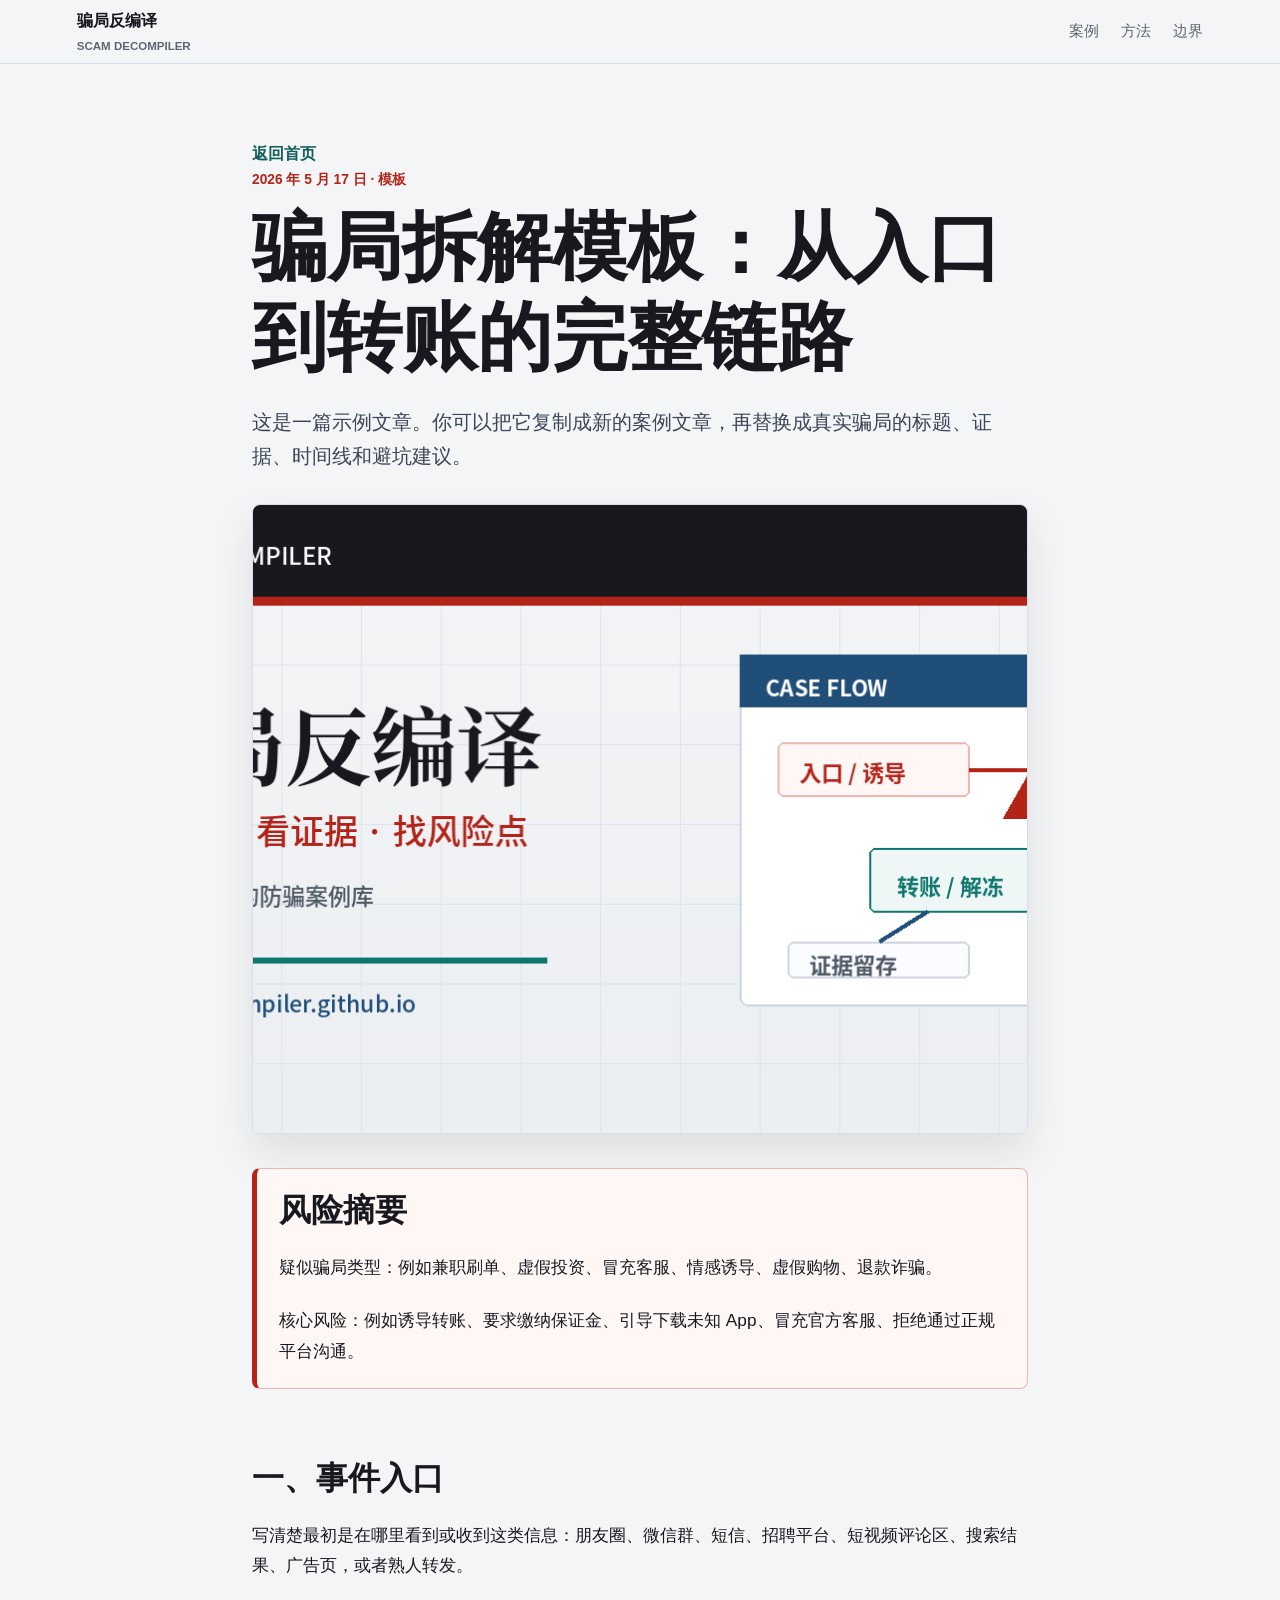
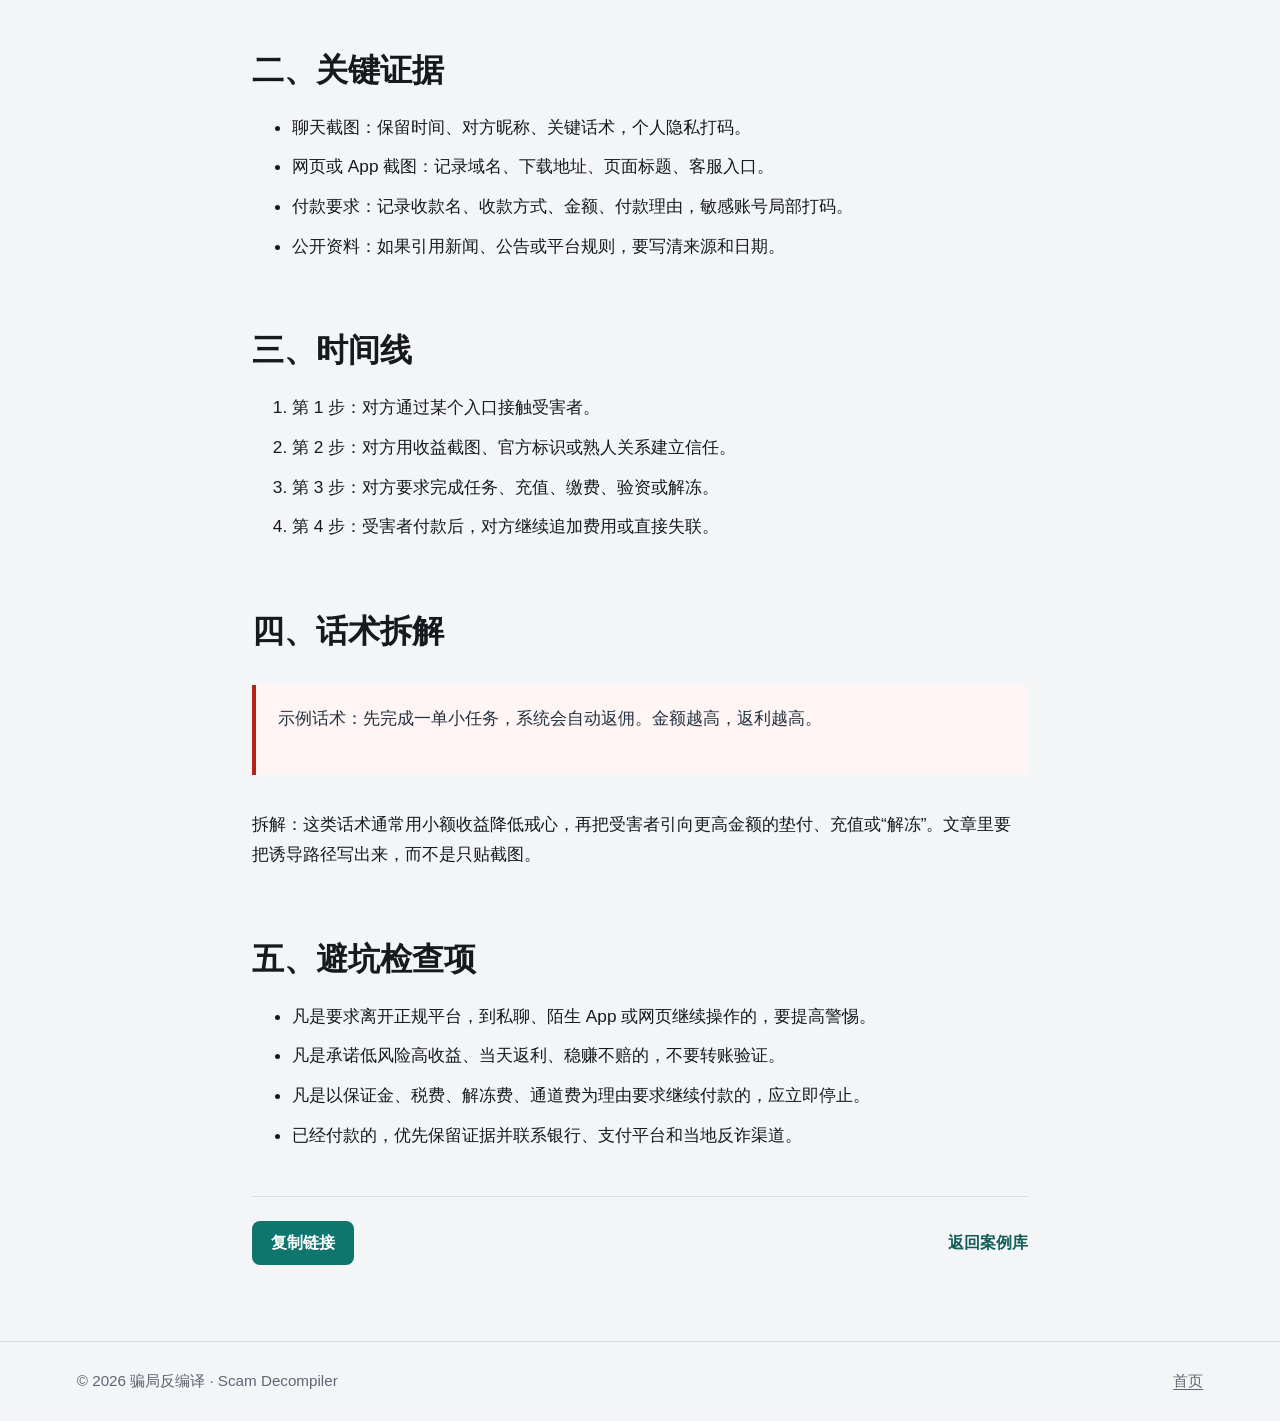
<file: articles/scam-analysis-template.html>
<!doctype html>
<html lang="zh-CN">
<head>
  <meta charset="utf-8">
  <meta name="viewport" content="width=device-width, initial-scale=1">
  <title>骗局拆解模板：从入口到转账的完整链路 · 骗局反编译</title>
  <meta name="description" content="一篇用于曝光骗局的文章模板，包含风险摘要、证据清单、时间线、话术拆解和避坑建议。">
  <link rel="canonical" href="https://scam-decompiler.github.io/articles/scam-analysis-template.html">

  <meta property="og:type" content="article">
  <meta property="og:locale" content="zh_CN">
  <meta property="og:site_name" content="骗局反编译">
  <meta property="og:title" content="骗局拆解模板：从入口到转账的完整链路">
  <meta property="og:description" content="一篇用于曝光骗局的文章模板，包含风险摘要、证据清单、时间线、话术拆解和避坑建议。">
  <meta property="og:url" content="https://scam-decompiler.github.io/articles/scam-analysis-template.html">
  <meta property="og:image" content="https://scam-decompiler.github.io/assets/share-cover.png">
  <meta property="og:image:width" content="1200">
  <meta property="og:image:height" content="630">
  <meta property="og:image:alt" content="骗局反编译封面图，展示证据线索、风险标记和骗局流程拆解">
  <meta property="article:published_time" content="2026-05-17T09:00:00+01:00">
  <meta property="article:author" content="Scam Decompiler">

  <link rel="stylesheet" href="../styles.css">
</head>
<body>
  <header class="site-header">
    <a class="brand" href="../index.html" aria-label="骗局反编译首页">
      <span>骗局反编译</span>
      <small>Scam Decompiler</small>
    </a>
    <nav class="nav" aria-label="主导航">
      <a href="../index.html#cases">案例</a>
      <a href="../index.html#method">方法</a>
      <a href="../index.html#notice">边界</a>
    </nav>
  </header>

  <main>
    <article class="post">
      <header class="post-header">
        <a class="back-link" href="../index.html">返回首页</a>
        <p class="meta">2026 年 5 月 17 日 · 模板</p>
        <h1>骗局拆解模板：从入口到转账的完整链路</h1>
        <p class="post-summary">这是一篇示例文章。你可以把它复制成新的案例文章，再替换成真实骗局的标题、证据、时间线和避坑建议。</p>
        <img class="post-cover" src="../assets/share-cover.png" width="1200" height="630" alt="骗局反编译封面图，展示证据线索、风险标记和骗局流程拆解">
      </header>

      <div class="post-body">
        <aside class="risk-box">
          <h2>风险摘要</h2>
          <p>疑似骗局类型：例如兼职刷单、虚假投资、冒充客服、情感诱导、虚假购物、退款诈骗。</p>
          <p>核心风险：例如诱导转账、要求缴纳保证金、引导下载未知 App、冒充官方客服、拒绝通过正规平台沟通。</p>
        </aside>

        <h2>一、事件入口</h2>
        <p>写清楚最初是在哪里看到或收到这类信息：朋友圈、微信群、短信、招聘平台、短视频评论区、搜索结果、广告页，或者熟人转发。</p>

        <h2>二、关键证据</h2>
        <ul>
          <li>聊天截图：保留时间、对方昵称、关键话术，个人隐私打码。</li>
          <li>网页或 App 截图：记录域名、下载地址、页面标题、客服入口。</li>
          <li>付款要求：记录收款名、收款方式、金额、付款理由，敏感账号局部打码。</li>
          <li>公开资料：如果引用新闻、公告或平台规则，要写清来源和日期。</li>
        </ul>

        <h2>三、时间线</h2>
        <ol>
          <li>第 1 步：对方通过某个入口接触受害者。</li>
          <li>第 2 步：对方用收益截图、官方标识或熟人关系建立信任。</li>
          <li>第 3 步：对方要求完成任务、充值、缴费、验资或解冻。</li>
          <li>第 4 步：受害者付款后，对方继续追加费用或直接失联。</li>
        </ol>

        <h2>四、话术拆解</h2>
        <blockquote>
          <p>示例话术：先完成一单小任务，系统会自动返佣。金额越高，返利越高。</p>
        </blockquote>
        <p>拆解：这类话术通常用小额收益降低戒心，再把受害者引向更高金额的垫付、充值或“解冻”。文章里要把诱导路径写出来，而不是只贴截图。</p>

        <h2>五、避坑检查项</h2>
        <ul>
          <li>凡是要求离开正规平台，到私聊、陌生 App 或网页继续操作的，要提高警惕。</li>
          <li>凡是承诺低风险高收益、当天返利、稳赚不赔的，不要转账验证。</li>
          <li>凡是以保证金、税费、解冻费、通道费为理由要求继续付款的，应立即停止。</li>
          <li>已经付款的，优先保留证据并联系银行、支付平台和当地反诈渠道。</li>
        </ul>
      </div>

      <footer class="post-footer">
        <button class="copy-button" type="button" data-copy-link>复制链接</button>
        <a class="read-link" href="../index.html#cases">返回案例库</a>
      </footer>
    </article>
  </main>

  <footer class="site-footer">
    <p>© 2026 骗局反编译 · Scam Decompiler</p>
    <a href="../index.html">首页</a>
  </footer>

  <script src="../script.js"></script>
</body>
</html>
</file>
<file: styles.css>
:root {
  color-scheme: light;
  --bg: #f4f5f7;
  --paper: #ffffff;
  --ink: #17191f;
  --muted: #5f6673;
  --line: #d9dde5;
  --teal: #0f766e;
  --teal-dark: #115e59;
  --red: #b42318;
  --amber: #b7791f;
  --blue: #1f4e79;
  --shadow: 0 18px 42px rgba(23, 25, 31, 0.1);
  font-family: -apple-system, BlinkMacSystemFont, "Segoe UI", "PingFang SC", "Microsoft YaHei", "Noto Sans CJK SC", sans-serif;
}

* {
  box-sizing: border-box;
}

html {
  scroll-behavior: smooth;
}

body {
  margin: 0;
  color: var(--ink);
  background: var(--bg);
  line-height: 1.75;
}

a {
  color: inherit;
  text-decoration-thickness: 0.08em;
  text-underline-offset: 0.18em;
}

img {
  display: block;
  max-width: 100%;
}

.site-header {
  position: sticky;
  top: 0;
  z-index: 10;
  display: flex;
  align-items: center;
  justify-content: space-between;
  min-height: 64px;
  padding: 0 6vw;
  border-bottom: 1px solid rgba(216, 222, 232, 0.9);
  background: rgba(244, 245, 247, 0.94);
  backdrop-filter: blur(14px);
}

.brand {
  display: grid;
  gap: 1px;
  color: var(--ink);
  font-size: 1rem;
  font-weight: 800;
  letter-spacing: 0;
  text-decoration: none;
}

.brand small {
  color: var(--muted);
  font-size: 0.72rem;
  font-weight: 700;
  text-transform: uppercase;
}

.nav {
  display: flex;
  gap: 22px;
  color: var(--muted);
  font-size: 0.95rem;
}

.nav a {
  text-decoration: none;
}

.nav a:hover,
.brand:hover,
.read-link:hover,
.back-link:hover {
  color: var(--teal);
}

.hero {
  min-height: 72vh;
  padding: clamp(48px, 8vw, 94px) 6vw;
  border-bottom: 1px solid var(--line);
  background:
    linear-gradient(135deg, rgba(255,255,255,0.72), rgba(244,245,247,0.95)),
    repeating-linear-gradient(90deg, rgba(31,78,121,0.08) 0 1px, transparent 1px 80px),
    repeating-linear-gradient(0deg, rgba(15,118,110,0.06) 0 1px, transparent 1px 80px);
}

.hero-copy {
  max-width: 860px;
}

.eyebrow,
.meta {
  margin: 0 0 10px;
  color: var(--red);
  font-size: 0.86rem;
  font-weight: 700;
}

h1,
h2,
h3,
p {
  overflow-wrap: anywhere;
}

h1,
h2,
h3 {
  margin: 0;
  color: var(--ink);
  line-height: 1.2;
  letter-spacing: 0;
}

.hero h1 {
  max-width: 820px;
  font-size: clamp(2.8rem, 8vw, 6.5rem);
  line-height: 1.02;
}

.lead,
.post-summary {
  margin: 22px 0 0;
  color: #3c4658;
  font-size: clamp(1.04rem, 1.8vw, 1.24rem);
}

.hero-actions {
  display: flex;
  flex-wrap: wrap;
  gap: 12px;
  margin-top: 34px;
}

.button,
.copy-button {
  display: inline-flex;
  align-items: center;
  justify-content: center;
  min-height: 44px;
  padding: 0 18px;
  border: 1px solid transparent;
  border-radius: 8px;
  font: inherit;
  font-weight: 800;
  text-decoration: none;
  cursor: pointer;
}

.button.primary,
.copy-button {
  color: #fff;
  background: var(--teal);
}

.button.primary:hover,
.copy-button:hover {
  background: var(--teal-dark);
}

.button.secondary {
  color: var(--ink);
  border-color: var(--line);
  background: #fff;
}

.button.secondary:hover {
  border-color: var(--teal);
  color: var(--teal-dark);
}

.hero-media {
  margin: 0;
}

.hero-media img,
.post-cover {
  width: 100%;
  aspect-ratio: 1200 / 630;
  object-fit: cover;
  border: 1px solid var(--line);
  border-radius: 8px;
  box-shadow: var(--shadow);
}

.section {
  padding: clamp(48px, 8vw, 92px) 6vw;
}

.section-head {
  max-width: 680px;
  margin-bottom: 28px;
}

.section h2 {
  font-size: clamp(1.8rem, 4vw, 3.2rem);
}

.article-list {
  display: grid;
  grid-template-columns: repeat(auto-fit, minmax(min(100%, 280px), 1fr));
  gap: 18px;
}

.article-card {
  display: flex;
  min-height: 260px;
  flex-direction: column;
  justify-content: space-between;
  padding: 24px;
  border: 1px solid var(--line);
  border-radius: 8px;
  background: var(--paper);
}

.article-card.featured {
  border-top: 5px solid var(--red);
}

.article-card h3 {
  margin: 0 0 12px;
  font-size: clamp(1.18rem, 2vw, 1.55rem);
}

.article-card h3 a {
  text-decoration: none;
}

.article-card p:not(.meta) {
  margin: 0;
  color: var(--muted);
}

.read-link,
.back-link {
  color: var(--teal-dark);
  font-weight: 800;
  text-decoration: none;
}

.method {
  border-top: 1px solid var(--line);
  background: #fff;
}

.method-grid {
  display: grid;
  grid-template-columns: repeat(4, minmax(0, 1fr));
  gap: 16px;
}

.method-grid article {
  min-height: 260px;
  padding: 22px;
  border: 1px solid var(--line);
  border-radius: 8px;
  background: #fbfcfe;
}

.method-grid span {
  display: inline-block;
  margin-bottom: 34px;
  color: var(--red);
  font-size: 0.82rem;
  font-weight: 900;
}

.method-grid h3 {
  margin-bottom: 12px;
  font-size: 1.16rem;
}

.method-grid p {
  margin: 0;
  color: var(--muted);
}

.notice {
  background: #17191f;
}

.notice-panel {
  display: grid;
  grid-template-columns: minmax(0, 0.8fr) minmax(280px, 1.2fr);
  gap: clamp(26px, 5vw, 64px);
  align-items: start;
  color: #fff;
}

.notice-panel h2 {
  color: #fff;
}

.notice-panel ul {
  margin: 0;
  padding-left: 1.2em;
  color: #d7dbe3;
}

.notice-panel li + li,
.post-body li + li {
  margin-top: 0.55em;
}

.notes {
  display: grid;
  gap: 12px;
  margin: 0;
}

.notes div {
  display: grid;
  grid-template-columns: 92px minmax(0, 1fr);
  gap: 16px;
  padding: 18px 0;
  border-bottom: 1px solid var(--line);
}

.notes dt {
  color: var(--ink);
  font-weight: 800;
}

.notes dd {
  margin: 0;
  color: var(--muted);
}

.site-footer {
  display: flex;
  justify-content: space-between;
  gap: 18px;
  padding: 26px 6vw;
  border-top: 1px solid var(--line);
  color: var(--muted);
  font-size: 0.95rem;
}

.site-footer p {
  margin: 0;
}

.post {
  max-width: 820px;
  margin: 0 auto;
  padding: clamp(34px, 6vw, 76px) 22px;
}

.post-header {
  margin-bottom: 34px;
}

.post-header h1 {
  margin-top: 10px;
  font-size: clamp(2.15rem, 6vw, 4.7rem);
}

.post-cover {
  margin-top: 30px;
}

.post-figure {
  margin: 30px 0 0;
}

.post-figure img {
  width: 100%;
  height: auto;
  border: 1px solid var(--line);
  border-radius: 8px;
  background: #fff;
  box-shadow: var(--shadow);
}

.post-figure figcaption {
  margin-top: 10px;
  color: var(--muted);
  font-size: 0.92rem;
  line-height: 1.55;
}

.post-body {
  font-size: 1.08rem;
}

.post-body p {
  margin: 0 0 1.35em;
}

.post-body h2 {
  margin: 2.2em 0 0.7em;
  font-size: clamp(1.42rem, 3vw, 2rem);
}

blockquote {
  margin: 2em 0;
  padding: 18px 22px;
  border-left: 4px solid var(--red);
  background: #fff5f4;
  color: #22313f;
}

blockquote p {
  margin: 0;
}

.post-footer {
  display: flex;
  flex-wrap: wrap;
  align-items: center;
  justify-content: space-between;
  gap: 16px;
  margin-top: 46px;
  padding-top: 24px;
  border-top: 1px solid var(--line);
}

.risk-box {
  margin: 0 0 2.4em;
  padding: 22px;
  border: 1px solid #f0b5af;
  border-left: 5px solid var(--red);
  border-radius: 8px;
  background: #fff7f6;
}

.risk-box h2 {
  margin-top: 0;
}

.risk-box p:last-child {
  margin-bottom: 0;
}

.commentary-post .post-body strong {
  color: var(--red);
  font-weight: 900;
}

.commentary-line {
  margin: 1.6em 0;
  padding: 18px 20px;
  border-left: 5px solid var(--teal);
  border-radius: 8px;
  background: #effaf8;
  color: #173d38;
  font-weight: 900;
}

.evidence-list {
  display: grid;
  gap: 14px;
  margin: 24px 0 2.2em;
}

.evidence-list article {
  margin: 0;
  padding: 20px;
  border: 1px solid var(--line);
  border-left: 5px solid var(--red);
  border-radius: 8px;
  background: #fff;
}

.evidence-list h3 {
  margin: 4px 0 10px;
  font-size: clamp(1.15rem, 2.4vw, 1.45rem);
}

.evidence-list p {
  margin-bottom: 0.75em;
}

.evidence-list p:last-child {
  margin-bottom: 0;
}

.evidence-source {
  color: var(--red);
  font-size: 0.88rem;
  font-weight: 900;
}

.evidence-note {
  color: var(--muted);
  font-size: 0.96rem;
}

.danger {
  color: var(--red);
  font-weight: 900;
}

.mark {
  display: inline;
  padding: 0 0.18em;
  border-radius: 4px;
  background: #fff0c2;
  color: #7a2e0e;
  font-weight: 900;
}

.source-list {
  padding-left: 1.35em;
}

.source-list li {
  margin-bottom: 0.65em;
}

@media (max-width: 900px) {
  .hero,
  .article-list,
  .method-grid,
  .notice-panel {
    grid-template-columns: 1fr;
  }

  .hero {
    min-height: auto;
  }
}

@media (max-width: 560px) {
  .site-header,
  .site-footer {
    padding-right: 18px;
    padding-left: 18px;
  }

  .site-header {
    align-items: flex-start;
    min-height: 76px;
    flex-direction: column;
    justify-content: center;
    gap: 4px;
  }

  .hero,
  .section {
    padding-right: 18px;
    padding-left: 18px;
  }

  .hero h1 {
    font-size: clamp(2.7rem, 20vw, 4.8rem);
  }

  .article-card {
    min-height: 220px;
    padding: 20px;
  }

  .notes div {
    grid-template-columns: 1fr;
    gap: 4px;
  }

  .site-footer {
    flex-direction: column;
  }
}
</file>
